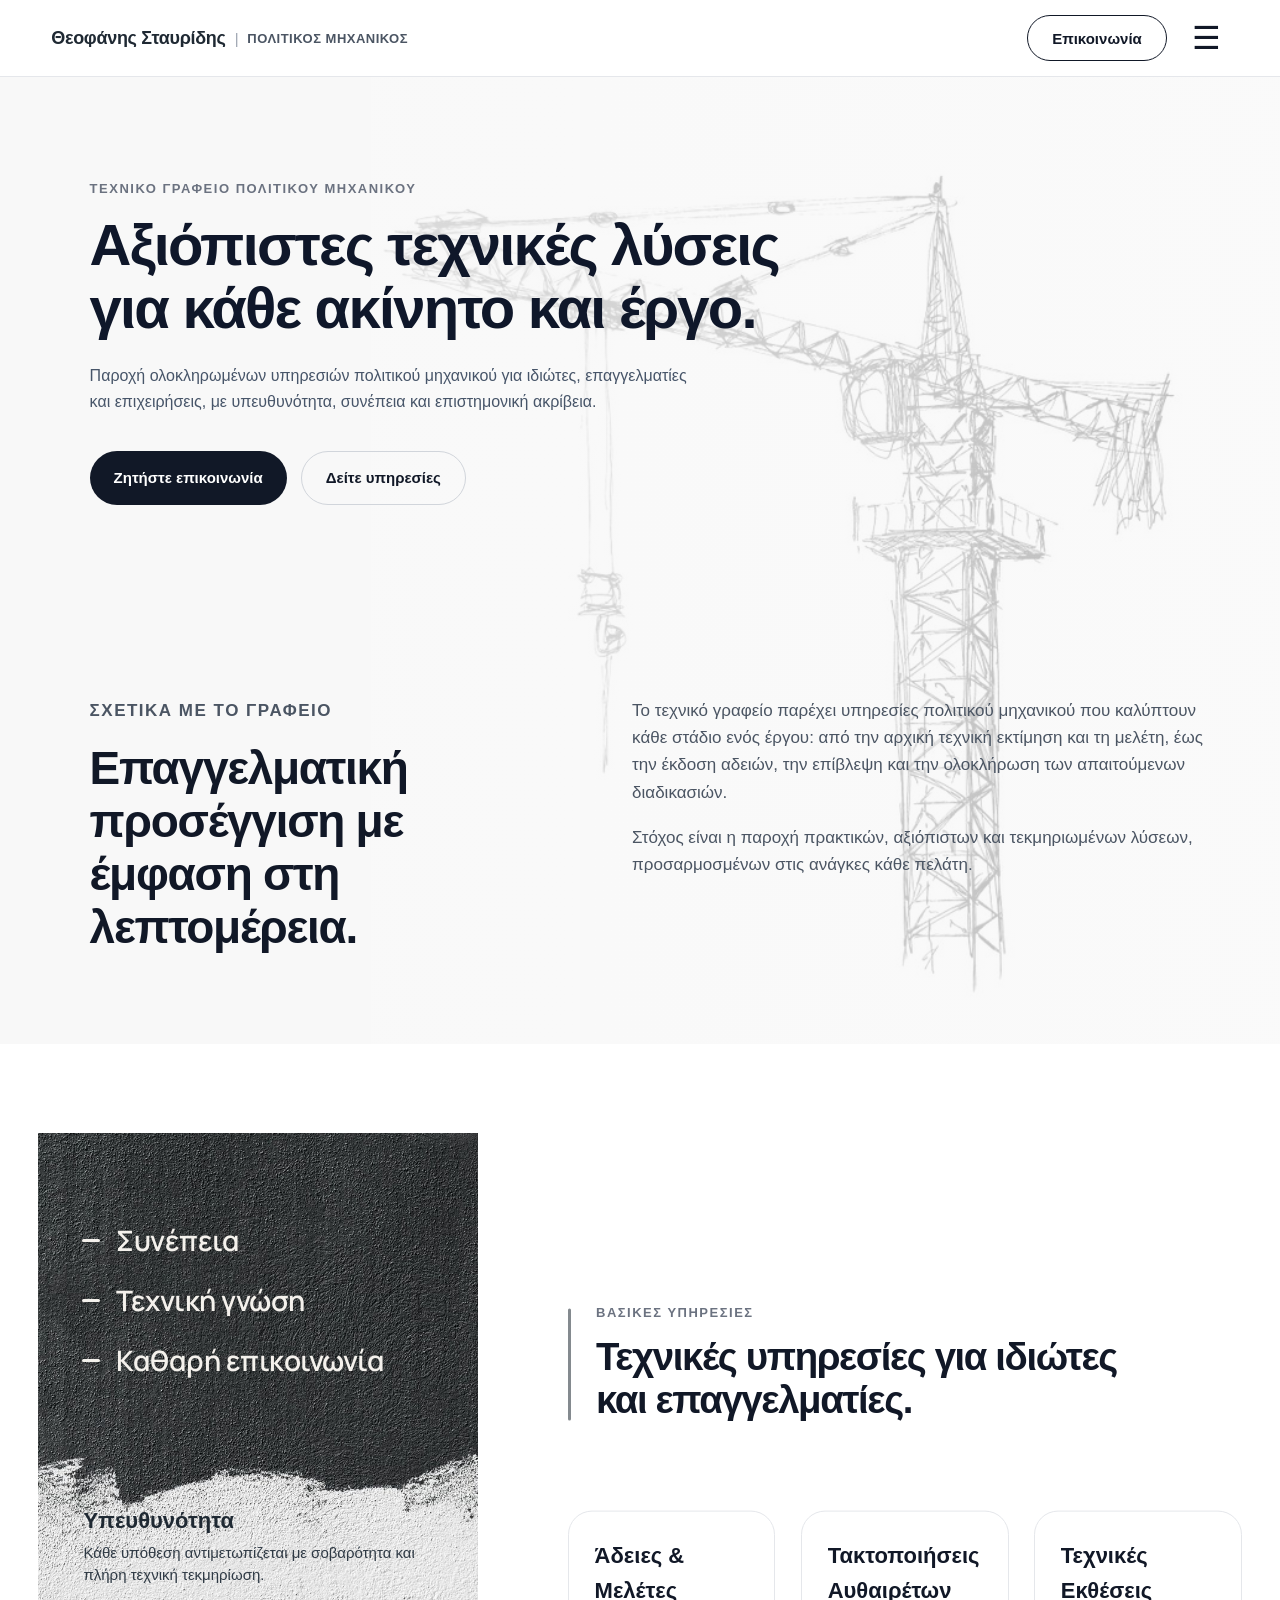
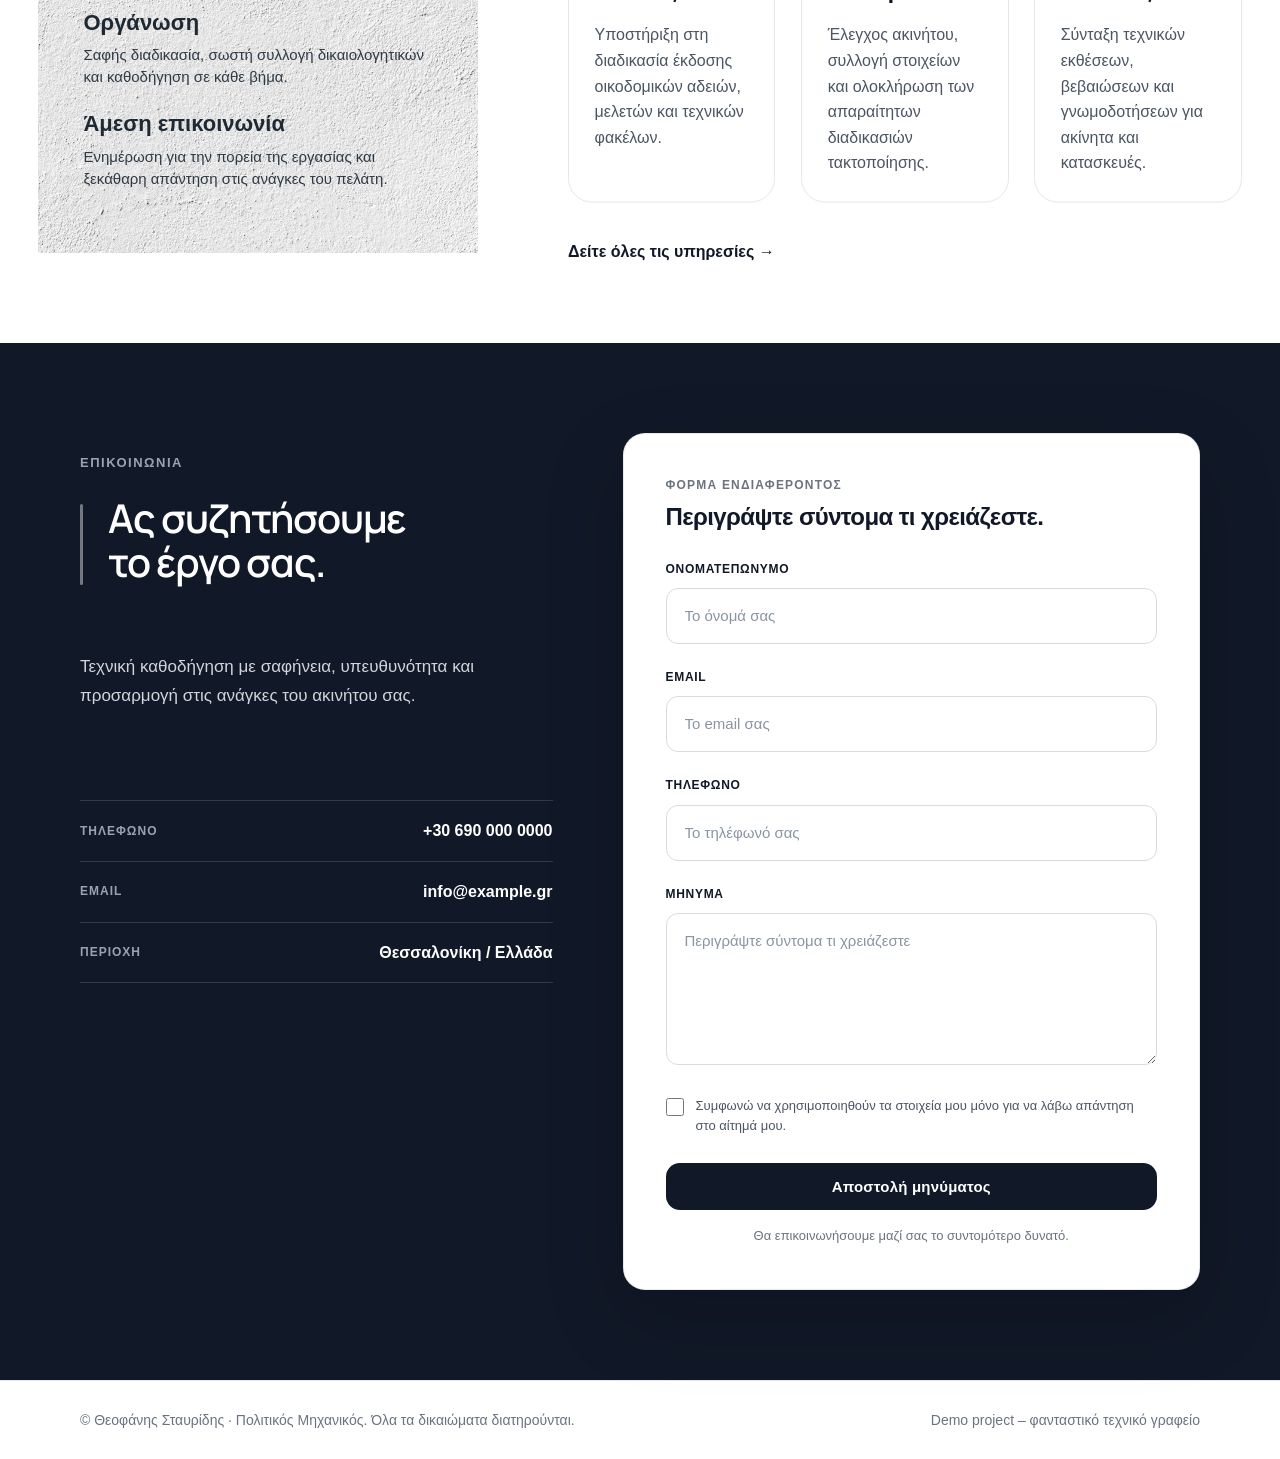
<file: civil-engineering/theofanis-stavridis/index.html>
<!DOCTYPE html>
<html lang="el">
<head>
  <meta charset="UTF-8" />
  <meta name="viewport" content="width=device-width, initial-scale=1.0" />

  <title>Θεοφάνης Σταυρίδης | Πολιτικός Μηχανικός Θεσσαλονίκη</title>

  <meta
    name="description"
    content="Πολιτικός μηχανικός στη Θεσσαλονίκη: άδειες, μελέτες, τακτοποίηση αυθαιρέτων, βεβαιώσεις μηχανικού και τεχνικές εκθέσεις για ιδιώτες και επαγγελματίες."
  />

  
  <!-- Εικονίδια -->
  <link rel="icon" href="images/icons/favicon-32.png" sizes="32x32" type="image/png" />
  <link rel="apple-touch-icon" href="images/icons/apple-touch-icon.png" />

  
  <!-- Προεπισκόπηση όταν μοιράζεται το link -->
  <meta property="og:type" content="website" />
  <meta property="og:locale" content="el_GR" />
  <meta property="og:site_name" content="Θεοφάνης Σταυρίδης · Πολιτικός Μηχανικός" />
  <meta property="og:title" content="Θεοφάνης Σταυρίδης | Πολιτικός Μηχανικός Θεσσαλονίκη" />
  <meta property="og:description" content="Άδειες, μελέτες, τακτοποίηση αυθαιρέτων, βεβαιώσεις μηχανικού και τεχνικές εκθέσεις." />
  <meta property="og:url" content="https://antoniosstamatopoulos.github.io/website-demos/civil-engineering/theofanis-stavridis/" />
  <meta property="og:image" content="https://antoniosstamatopoulos.github.io/website-demos/civil-engineering/theofanis-stavridis/images/og-image.jpg" />

  <link rel="stylesheet" href="style.css" />
  <link rel="preconnect" href="https://fonts.googleapis.com">
  <link rel="preconnect" href="https://fonts.gstatic.com" crossorigin>
  <link href="https://fonts.googleapis.com/css2?family=Manrope:wght@500;600;700;800&display=swap" rel="stylesheet">


</head>

<body>

<!-- Header -->
<header class="site-header">
  <div class="container header-content">

    <a href="index.html" class="logo brand-logo">
      <span class="logo-title">Θεοφάνης Σταυρίδης</span>
      <span class="brand-divider">|</span>
      <span class="brand-role">Πολιτικός Μηχανικός</span>
    </a>

    <nav class="main-nav">
      <a href="index.html">Αρχική</a>
      <a href="profil-erga.html">Προφίλ & Έργα</a>
      <a href="ypiresies-faq.html">Υπηρεσίες & FAQ</a>
      <a href="#contact" class="nav-button nav-contact-mobile">Επικοινωνία</a>
    </nav>

    <div class="header-actions">
      <a href="#contact" class="nav-button header-contact-button">
        Επικοινωνία
      </a>

      <button class="menu-toggle" aria-label="Άνοιγμα μενού">
        ☰
      </button>
    </div>

  </div>
</header>

  <!-- Hero Section -->
  <main>

    <div class="top-background">

        <section class="hero">
            <div class="container hero-content">
                <div class="hero-text">
                    <p class="eyebrow">ΤΕΧΝΙΚΟ ΓΡΑΦΕΙΟ ΠΟΛΙΤΙΚΟΥ ΜΗΧΑΝΙΚΟΥ</p>

                    <h1>
                    Αξιόπιστες τεχνικές λύσεις για κάθε ακίνητο και έργο.
                    </h1>

                    <p class="hero-description">
                    Παροχή ολοκληρωμένων υπηρεσιών πολιτικού μηχανικού για ιδιώτες,
                    επαγγελματίες και επιχειρήσεις, με υπευθυνότητα, συνέπεια και
                    επιστημονική ακρίβεια.
                    </p>

                    <div class="hero-actions">
                        <a href="#contact" class="btn btn-primary">
                            Ζητήστε επικοινωνία
                        </a>

                        <a href="ypiresies-faq.html" class="btn btn-secondary">
                            Δείτε υπηρεσίες
                        </a>
                    </div>
                </div>

                </div>
            </section>

            <section class="section intro-section">
                <div class="container two-column">
                <div>
                    <p class="section-label">ΣΧΕΤΙΚΑ ΜΕ ΤΟ ΓΡΑΦΕΙΟ</p>

                    <h2>
                    Επαγγελματική προσέγγιση με έμφαση στη λεπτομέρεια.
                    </h2>
                </div>

                <div>
                    <p>
                    Το τεχνικό γραφείο παρέχει υπηρεσίες πολιτικού μηχανικού που
                    καλύπτουν κάθε στάδιο ενός έργου: από την αρχική τεχνική εκτίμηση
                    και τη μελέτη, έως την έκδοση αδειών, την επίβλεψη και την
                    ολοκλήρωση των απαιτούμενων διαδικασιών.
                    </p>

                    <p>
                    Στόχος είναι η παροχή πρακτικών, αξιόπιστων και τεκμηριωμένων
                    λύσεων, προσαρμοσμένων στις ανάγκες κάθε πελάτη.
                    </p>
                </div>
                </div>
            </section>

            </div>


    <!-- Services & Why Section -->
    <section class="section services-why-section">
        <div class="container services-why-layout">

            <div class="services-image-block">
                <img src="images/template1.jpg" alt="Τεχνικό σχέδιο και κατασκευή" loading="lazy" decoding="async" />

                <div class="image-top-text">
                    <h3>  
                        <span>Συνέπεια</span> 
                        <span>Τεχνική γνώση</span>
                        <span>Καθαρή επικοινωνία</span>
                    </h3>
                </div>

                <div class="image-bottom-content">
                    <div class="image-feature-item">
                        <h4>Υπευθυνότητα</h4>
                        <p>Κάθε υπόθεση αντιμετωπίζεται με σοβαρότητα και πλήρη τεχνική τεκμηρίωση.</p>
                    </div>

                    <div class="image-feature-item">
                         <h4>Οργάνωση</h4>
                        <p>Σαφής διαδικασία, σωστή συλλογή δικαιολογητικών και καθοδήγηση σε κάθε βήμα.</p>
                    </div>

                    <div class="image-feature-item">
                        <h4>Άμεση επικοινωνία</h4>
                        <p>Ενημέρωση για την πορεία της εργασίας και ξεκάθαρη απάντηση στις ανάγκες του πελάτη.</p>
                    </div>
                </div>           
            </div>

            <div class="services-content">

            <div class="section-header services-title-block">
                <p class="section-label">Βασικές υπηρεσίες</p>

                <h2>
                    Τεχνικές υπηρεσίες για ιδιώτες<br />
                    και επαγγελματίες.
                </h2>
            </div>

            <div class="cards-grid">
                <article class="service-card">
                    
                    <h3>Άδειες & Μελέτες</h3>
                    <p>
                        Υποστήριξη στη διαδικασία έκδοσης οικοδομικών αδειών,
                        μελετών και τεχνικών φακέλων.
                    </p>
                </article>

                <article class="service-card">
                    
                    <h3>Τακτοποιήσεις Αυθαιρέτων</h3>
                    <p>
                        Έλεγχος ακινήτου, συλλογή στοιχείων και ολοκλήρωση των
                        απαραίτητων διαδικασιών τακτοποίησης.
                    </p>
                </article>

                <article class="service-card">
                    
                    <h3>Τεχνικές Εκθέσεις</h3>
                    <p>
                    Σύνταξη τεχνικών εκθέσεων, βεβαιώσεων και γνωμοδοτήσεων
                    για ακίνητα και κατασκευές.
                    </p>
                </article>
            </div>

            <div class="section-action">
                <a href="ypiresies-faq.html" class="text-link">
                    Δείτε όλες τις υπηρεσίες →
                </a>
            </div>
        </div>

    </div>
    </section>

    <!-- Contact Section -->
    <section class="section contact-section" id="contact">
      <div class="container contact-grid">

        <div class="contact-info contact-info-premium">
          <p class="section-label">Επικοινωνία</p>
            <div class="contact-title-block">
              <h2>
                Ας συζητήσουμε<br />
                το έργο σας.
              </h2>
            </div>


            <p class="contact-lead">
              Τεχνική καθοδήγηση με σαφήνεια, υπευθυνότητα και προσαρμογή
              στις ανάγκες του ακινήτου σας.
            </p>

      

          <div class="contact-details premium-details">
            <a href="tel:+306900000000" class="contact-detail-row">
              <span>Τηλέφωνο</span>
              <strong>+30 690 000 0000</strong>
            </a>

            <a href="mailto:info@example.gr" class="contact-detail-row">
              <span>Email</span>
              <strong>info@example.gr</strong>
            </a>

            <div class="contact-detail-row">
              <span>Περιοχή</span>
              <strong>Θεσσαλονίκη / Ελλάδα</strong>
            </div>
          </div>
        </div>

        <form class="contact-form" action="https://formspree.io/f/xppdzkql" method="POST">
          <!-- Θέμα του email που θα λαμβάνει ο μηχανικός -->
          <input type="hidden" name="_subject" value="Νέο μήνυμα από το website" />

          <!-- Παγίδα για spam bots: κρυφό πεδίο, οι άνθρωποι δεν το βλέπουν -->
          <input type="text" name="_gotcha" class="form-honeypot" tabindex="-1" autocomplete="off" />
          <div class="form-heading">
            <p>Φόρμα ενδιαφέροντος</p>
            <h3>Περιγράψτε σύντομα τι χρειάζεστε.</h3>
          </div>

          <div class="form-group">
            <label for="name">Ονοματεπώνυμο</label>
            <input type="text" id="name" name="name" placeholder="Το όνομά σας" required />
          </div>

          <div class="form-group">
            <label for="email">Email</label>
            <input type="email" id="email" name="email" placeholder="Το email σας" required />
          </div>

          <div class="form-group">
            <label for="phone">Τηλέφωνο</label>
            <input type="tel" id="phone" name="phone" placeholder="Το τηλέφωνό σας" />
          </div>

          <div class="form-group">
            <label for="message">Μήνυμα</label>
            <textarea id="message" name="message" rows="5" placeholder="Περιγράψτε σύντομα τι χρειάζεστε" required></textarea>
          </div>

          <div class="form-consent">
            <input type="checkbox" id="consent" name="consent" value="Ναι" required />
            <label for="consent">
              Συμφωνώ να χρησιμοποιηθούν τα στοιχεία μου μόνο για να λάβω απάντηση
              στο αίτημά μου.
            </label>
          </div>

          <button type="submit" class="btn btn-primary form-button">
            Αποστολή μηνύματος
          </button>

          <p class="form-note">
            Θα επικοινωνήσουμε μαζί σας το συντομότερο δυνατό.
          </p>
        </form>

      </div>
    </section>

  </main>

  <!-- Footer -->
  <footer class="site-footer">
    <div class="container footer-content">
      <p>
        © Θεοφάνης Σταυρίδης · Πολιτικός Μηχανικός. Όλα τα δικαιώματα διατηρούνται.
      </p>

      <p>
        Demo project – φανταστικό τεχνικό γραφείο
      </p>
      
    </div>
  </footer>

  <script src="script.js"></script>
</body>
</html>
</file>
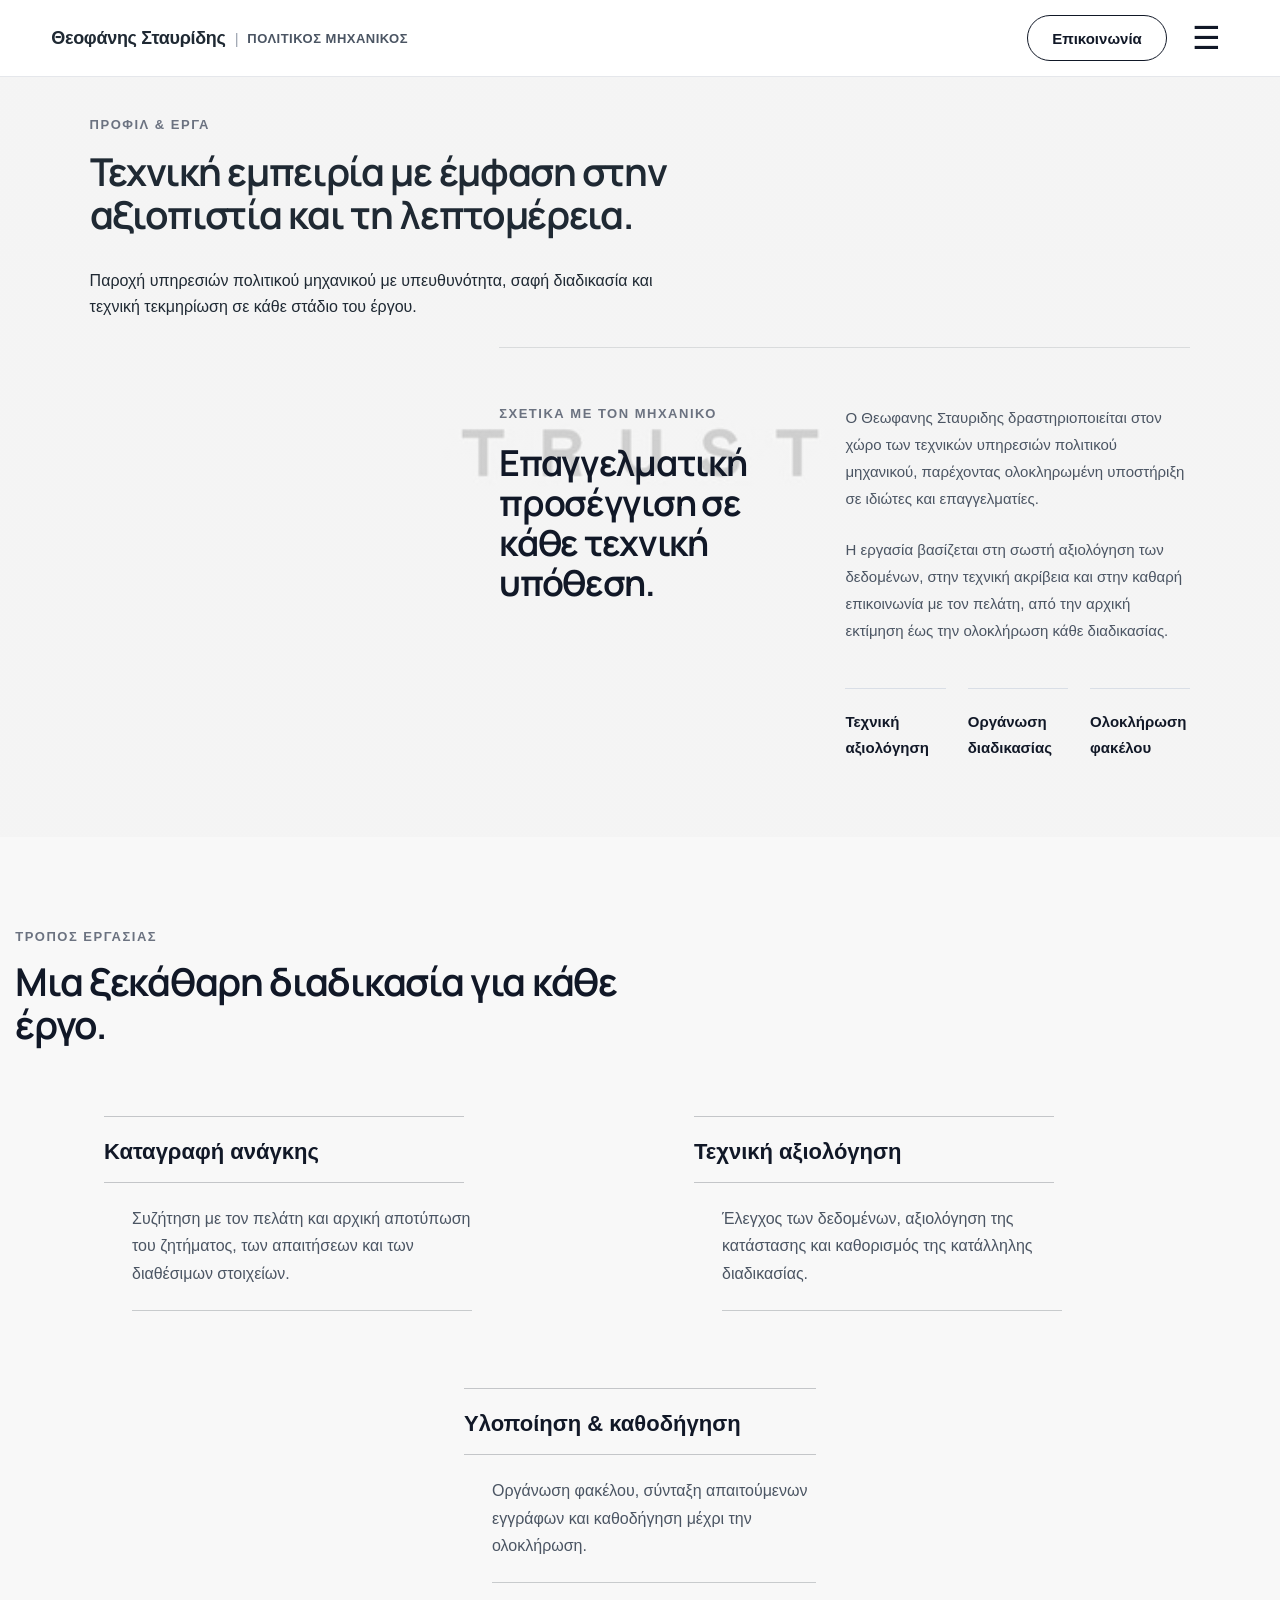
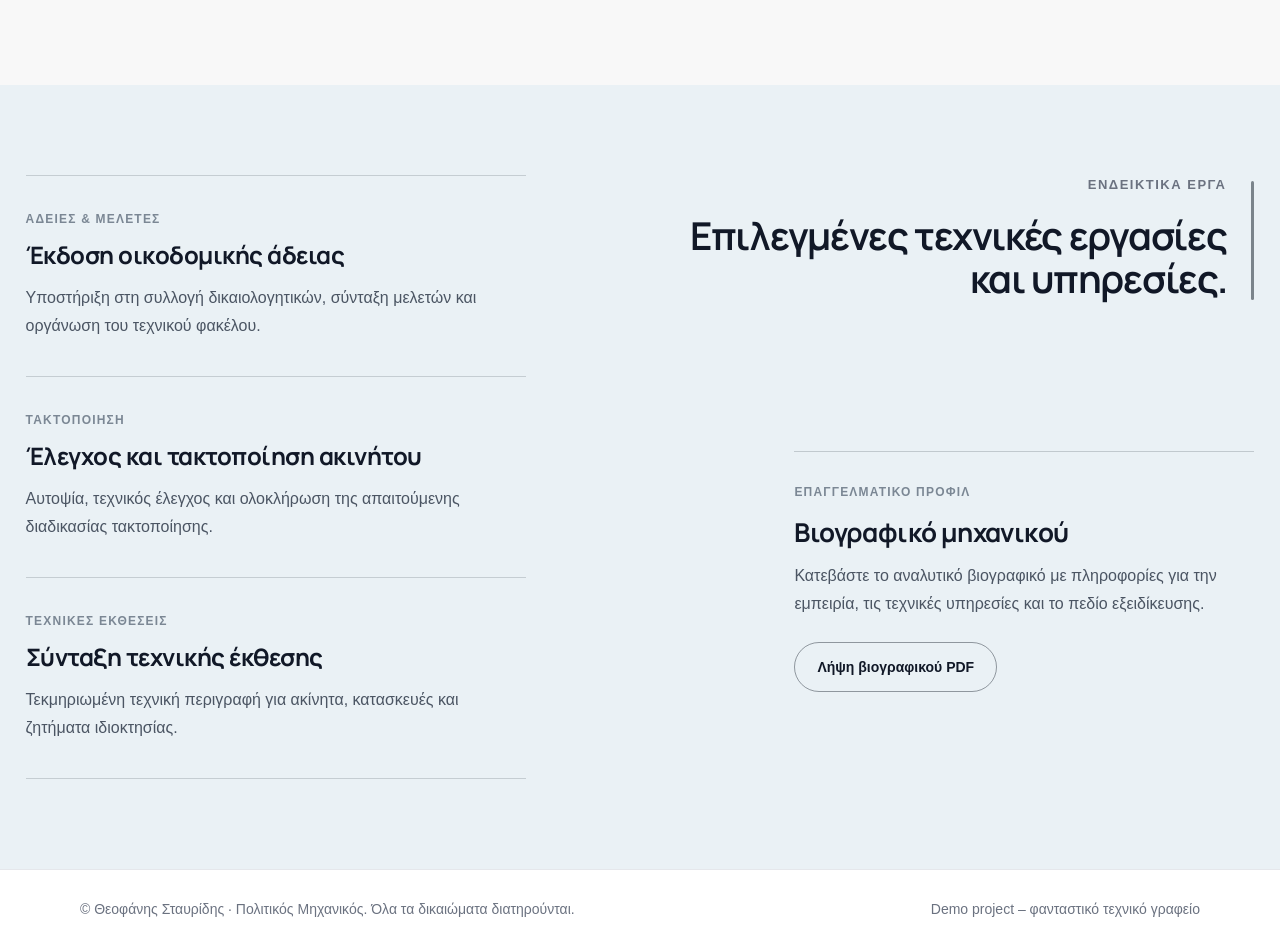
<file: civil-engineering/theofanis-stavridis/profil-erga.html>
<!DOCTYPE html>
<html lang="el">
<head>
  <meta charset="UTF-8" />
  <meta name="viewport" content="width=device-width, initial-scale=1.0" />

  <title>Προφίλ & Έργα | Θεοφάνης Σταυρίδης, Πολιτικός Μηχανικός</title>

  <meta
    name="description"
    content="Γνωρίστε τον πολιτικό μηχανικό Θεοφάνη Σταυρίδη: τρόπος εργασίας, ενδεικτικά έργα σε άδειες, τακτοποιήσεις και τεχνικές εκθέσεις, και βιογραφικό σε PDF."
  />

  
  <!-- Εικονίδια -->
  <link rel="icon" href="images/icons/favicon-32.png" sizes="32x32" type="image/png" />
  <link rel="apple-touch-icon" href="images/icons/apple-touch-icon.png" />

  
  <!-- Προεπισκόπηση όταν μοιράζεται το link -->
  <meta property="og:type" content="website" />
  <meta property="og:locale" content="el_GR" />
  <meta property="og:site_name" content="Θεοφάνης Σταυρίδης · Πολιτικός Μηχανικός" />
  <meta property="og:title" content="Προφίλ & Έργα | Θεοφάνης Σταυρίδης" />
  <meta property="og:description" content="Τρόπος εργασίας, ενδεικτικά έργα και βιογραφικό πολιτικού μηχανικού." />
  <meta property="og:url" content="https://antoniosstamatopoulos.github.io/website-demos/civil-engineering/theofanis-stavridis/profil-erga.html" />
  <meta property="og:image" content="https://antoniosstamatopoulos.github.io/website-demos/civil-engineering/theofanis-stavridis/images/og-image.jpg" />

  <link rel="stylesheet" href="style.css" />

  <link rel="preconnect" href="https://fonts.googleapis.com">
  <link rel="preconnect" href="https://fonts.gstatic.com" crossorigin>
  <link href="https://fonts.googleapis.com/css2?family=Manrope:wght@500;600;700;800&display=swap" rel="stylesheet">

</head>

<body>

  <!-- Header -->
<header class="site-header">
  <div class="container header-content">

    <a href="index.html" class="logo brand-logo">
      <span class="logo-title">Θεοφάνης Σταυρίδης</span>
      <span class="brand-divider">|</span>
      <span class="brand-role">Πολιτικός Μηχανικός</span>
    </a>

    <nav class="main-nav">
      <a href="index.html">Αρχική</a>
      <a href="profil-erga.html">Προφίλ & Έργα</a>
      <a href="ypiresies-faq.html">Υπηρεσίες & FAQ</a>
      <a href="index.html#contact" class="nav-button nav-contact-mobile">Επικοινωνία</a>
    </nav>

    <div class="header-actions">
    <a href="index.html#contact" class="nav-button header-contact-button">
      Επικοινωνία
    </a>

      <button class="menu-toggle" aria-label="Άνοιγμα μενού">
        ☰
      </button>
    </div>

  </div>
</header>

  <main>

    <!-- Profile Hero + Bio Section -->
    <section class="profile-hero-profile">
      <div class="profile-bg-image"></div>

      <div class="container profile-hero-inner">

        <div class="profile-hero-content">
          <p class="section-label">Προφίλ & Έργα</p>

          <h1>
            Τεχνική εμπειρία με έμφαση
            στην αξιοπιστία και τη λεπτομέρεια.
          </h1>

          <p>
            Παροχή υπηρεσιών πολιτικού μηχανικού με υπευθυνότητα,
            σαφή διαδικασία και τεχνική τεκμηρίωση σε κάθε στάδιο του έργου.
          </p>
      </div>

      <div class="profile-grid profile-grid-combined">
        

        <div class="profile-heading">
          <p class="section-label">Σχετικά με τον μηχανικό</p>

          <h2>
            Επαγγελματική προσέγγιση
            σε κάθε τεχνική υπόθεση.
          </h2>
        </div>

        <div class="profile-text">
          <p>
            Ο Θεωφανης Σταυριδης δραστηριοποιείται στον χώρο των τεχνικών
            υπηρεσιών πολιτικού μηχανικού, παρέχοντας ολοκληρωμένη υποστήριξη
            σε ιδιώτες και επαγγελματίες.
          </p>

          <p>
            Η εργασία βασίζεται στη σωστή αξιολόγηση των δεδομένων, στην
            τεχνική ακρίβεια και στην καθαρή επικοινωνία με τον πελάτη, από
            την αρχική εκτίμηση έως την ολοκλήρωση κάθε διαδικασίας.
          </p>

          <div class="profile-stats">
            <div>
              <span>Τεχνική αξιολόγηση</span>
            </div>

            <div>
              <span>Οργάνωση διαδικασίας</span>
            </div>

            <div>
              <span>Ολοκλήρωση φακέλου</span>
            </div>
          </div>
        </div>

       </div>

      </div>
    </section>

    <!-- Work Method -->
    <section class="section work-method-section">
      <div class="container">

        <div class="section-header services-title-block">
          <p class="section-label">Τρόπος εργασίας</p>

          <h2>
            Μια ξεκάθαρη διαδικασία
            για κάθε έργο.
          </h2>
        </div>

        <div class="method-grid">

          <article class="method-card">
            <span>01</span>
            <h3>Καταγραφή ανάγκης</h3>
            <p>
              Συζήτηση με τον πελάτη και αρχική αποτύπωση του ζητήματος,
              των απαιτήσεων και των διαθέσιμων στοιχείων.
            </p>
          </article>

          <article class="method-card">
            <span>02</span>
            <h3>Τεχνική αξιολόγηση</h3>
            <p>
              Έλεγχος των δεδομένων, αξιολόγηση της κατάστασης και
              καθορισμός της κατάλληλης διαδικασίας.
            </p>
          </article>

          <article class="method-card">
            <span>03</span>
            <h3>Υλοποίηση & καθοδήγηση</h3>
            <p>
              Οργάνωση φακέλου, σύνταξη απαιτούμενων εγγράφων και
              καθοδήγηση μέχρι την ολοκλήρωση.
            </p>
          </article>

        </div>

      </div>
    </section>

    <!-- Projects -->
    <section class="section projects-section">
      <div class="container">

        <div class="projects-heading">
          <p class="section-label">Ενδεικτικά έργα</p>

          <h2>
            Επιλεγμένες τεχνικές εργασίες
            και υπηρεσίες.
          </h2>
        </div>

        <div class="cv-download-card">
          <p class="cv-label">Επαγγελματικό προφίλ</p>

          <h3>Βιογραφικό μηχανικού</h3>

          <p>
            Κατεβάστε το αναλυτικό βιογραφικό με πληροφορίες για την εμπειρία,
            τις τεχνικές υπηρεσίες και το πεδίο εξειδίκευσης.
          </p>

          <a href="files/theofanis-stavridis-cv.pdf" download class="cv-download-link">
            Λήψη βιογραφικού PDF
          </a>
        </div>


        <div class="projects-grid">

          <article class="project-card">
            <div class="project-image">
              <img src="images/project1.jpg" alt="Τεχνικό έργο" loading="lazy" decoding="async" />
            </div>

            <div class="project-content">
              <span>Άδειες & Μελέτες</span>
              <h3>Έκδοση οικοδομικής άδειας</h3>
              <p>
                Υποστήριξη στη συλλογή δικαιολογητικών, σύνταξη μελετών
                και οργάνωση του τεχνικού φακέλου.
              </p>
            </div>
          </article>

          <article class="project-card">
            <div class="project-image">
              <img src="images/project2.jpg" alt="Τεχνική αυτοψία" loading="lazy" decoding="async" />
            </div>

            <div class="project-content">
              <span>Τακτοποίηση</span>
              <h3>Έλεγχος και τακτοποίηση ακινήτου</h3>
              <p>
                Αυτοψία, τεχνικός έλεγχος και ολοκλήρωση της απαιτούμενης
                διαδικασίας τακτοποίησης.
              </p>
            </div>
          </article>

          <article class="project-card">
            <div class="project-image">
              <img src="images/project3.jpg" alt="Τεχνική έκθεση" loading="lazy" decoding="async" />
            </div>

            <div class="project-content">
              <span>Τεχνικές εκθέσεις</span>
              <h3>Σύνταξη τεχνικής έκθεσης</h3>
              <p>
                Τεκμηριωμένη τεχνική περιγραφή για ακίνητα, κατασκευές
                και ζητήματα ιδιοκτησίας.
              </p>
            </div>
          </article>

        </div>

      </div>
    </section>

  </main>

  <!-- Footer -->
  <footer class="site-footer">
    <div class="container footer-content">
      <p>
        © Θεοφάνης Σταυρίδης · Πολιτικός Μηχανικός. Όλα τα δικαιώματα διατηρούνται.
      </p>

      <p>
        Demo project – φανταστικό τεχνικό γραφείο
      </p>
    </div>
  </footer>

  <script src="script.js"></script>
</body>
</html>
</file>
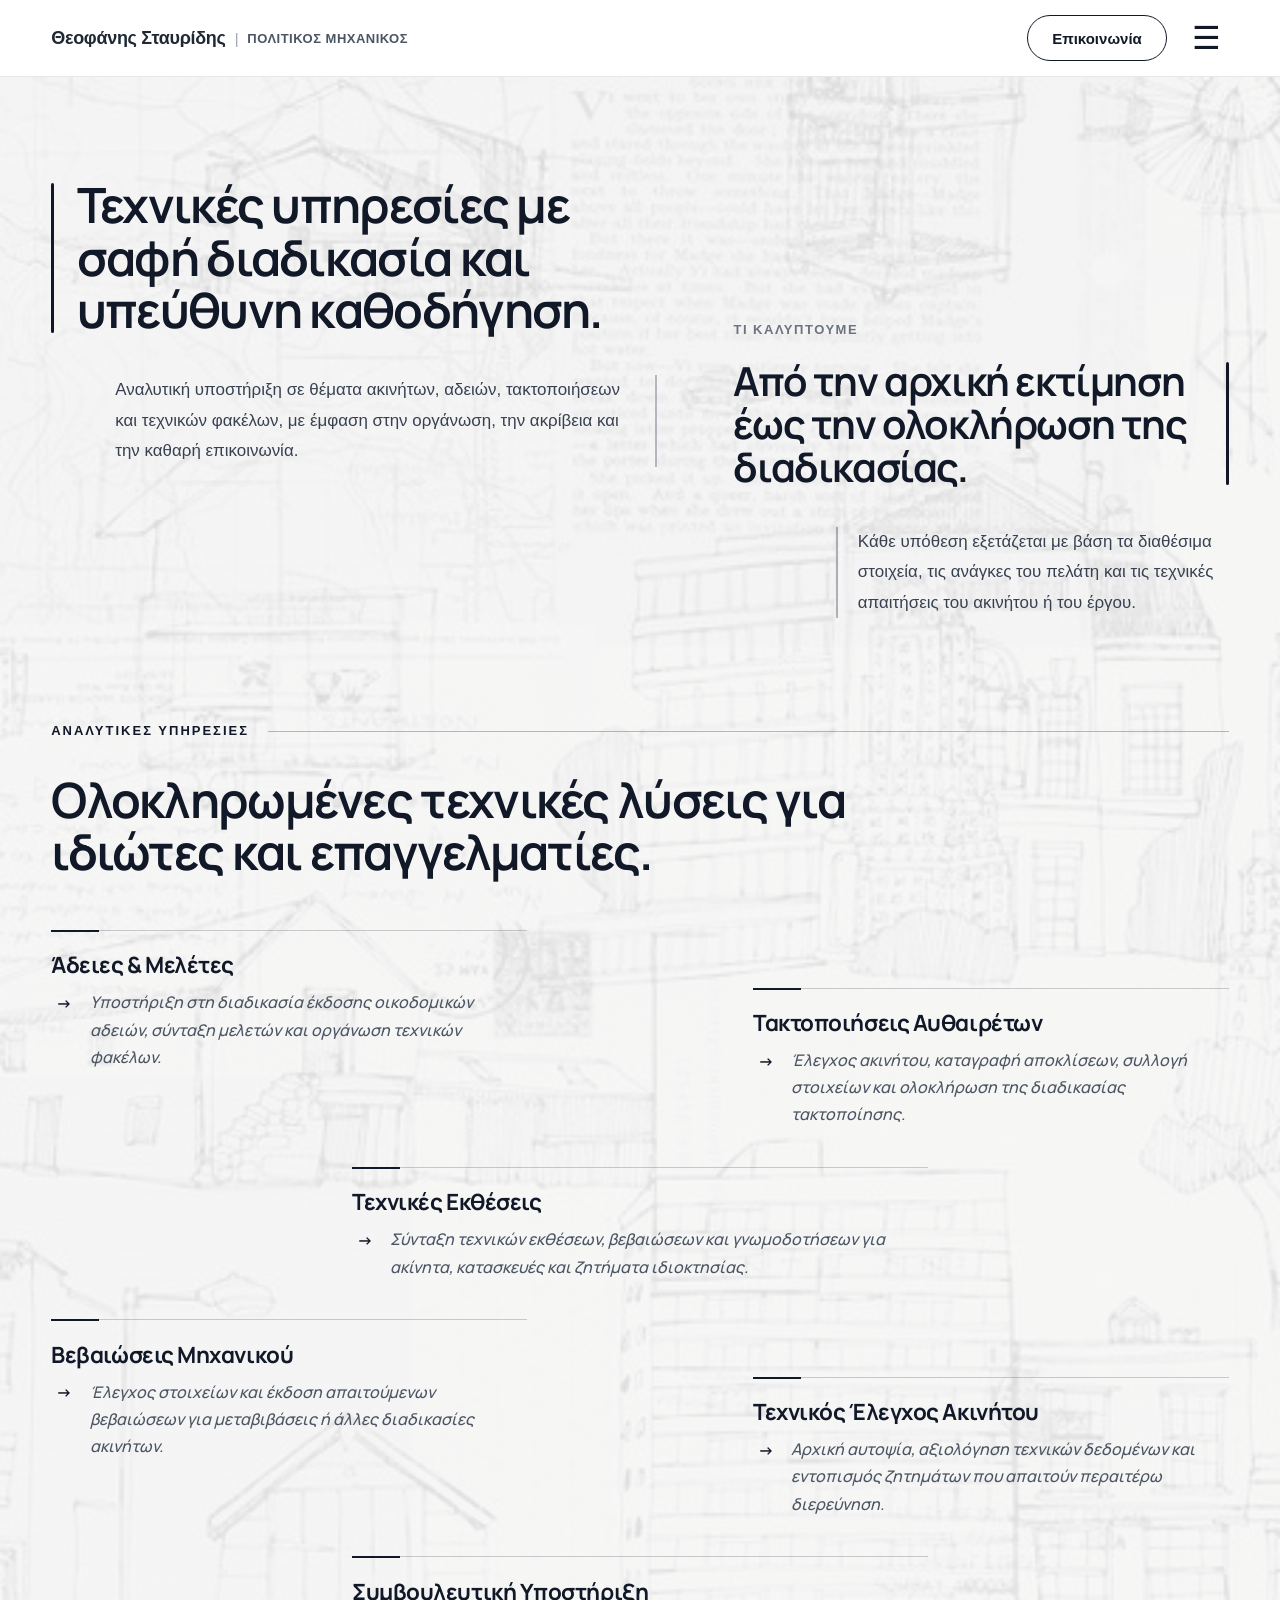
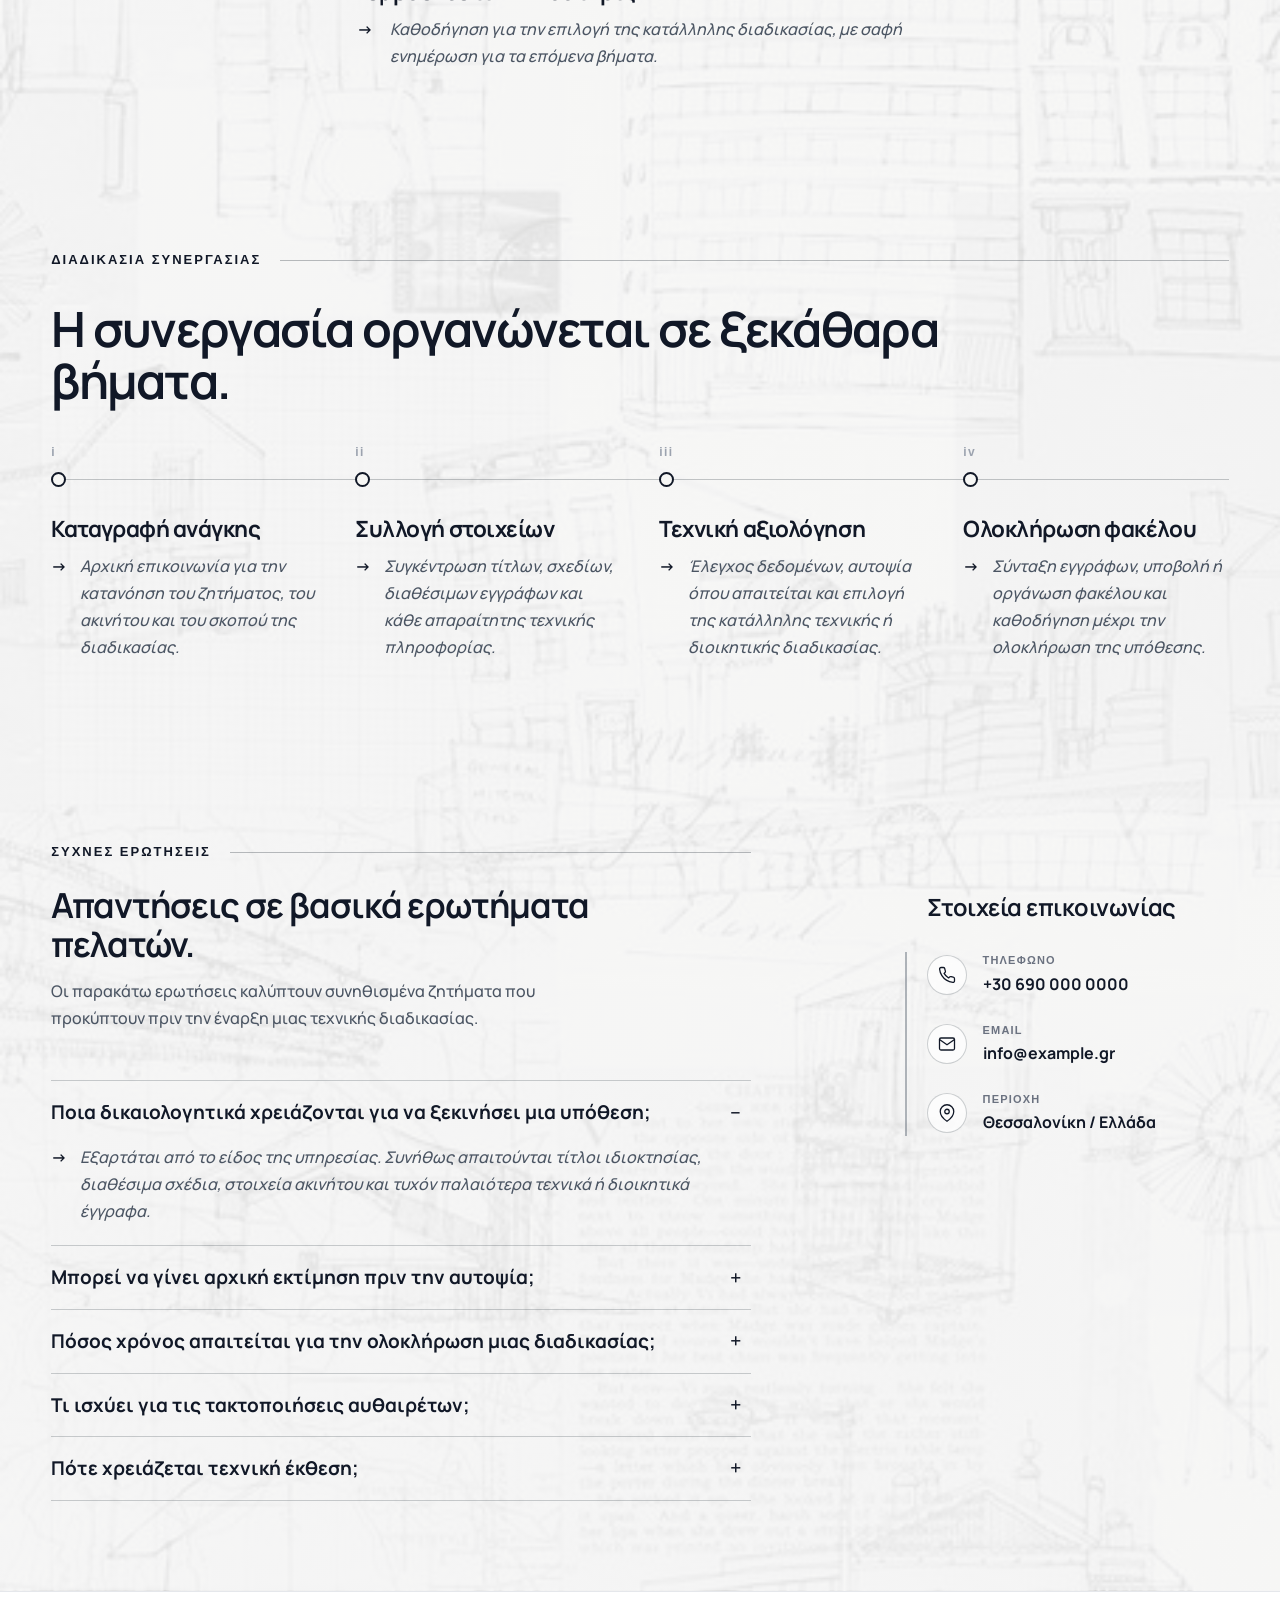
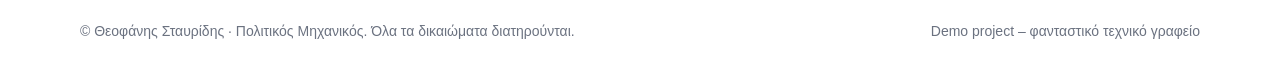
<file: civil-engineering/theofanis-stavridis/ypiresies-faq.html>
<!DOCTYPE html>
<html lang="el">
<head>
  <meta charset="UTF-8" />
  <meta name="viewport" content="width=device-width, initial-scale=1.0" />

  <title>Υπηρεσίες & FAQ | Πολιτικός Μηχανικός Θεσσαλονίκη</title>

  <meta
    name="description"
    content="Άδειες, μελέτες, τακτοποίηση αυθαιρέτων, βεβαιώσεις μηχανικού και τεχνικές εκθέσεις στη Θεσσαλονίκη. Δείτε τη διαδικασία συνεργασίας και τις συχνές ερωτήσεις."
  />

  
  <!-- Εικονίδια -->
  <link rel="icon" href="images/icons/favicon-32.png" sizes="32x32" type="image/png" />
  <link rel="apple-touch-icon" href="images/icons/apple-touch-icon.png" />


  
  <!-- Προεπισκόπηση όταν μοιράζεται το link -->
  <meta property="og:type" content="website" />
  <meta property="og:locale" content="el_GR" />
  <meta property="og:site_name" content="Θεοφάνης Σταυρίδης · Πολιτικός Μηχανικός" />
  <meta property="og:title" content="Υπηρεσίες & Συχνές Ερωτήσεις | Πολιτικός Μηχανικός" />
  <meta property="og:description" content="Αναλυτικές υπηρεσίες, διαδικασία συνεργασίας σε 4 βήματα και απαντήσεις σε συχνές ερωτήσεις." />
  <meta property="og:url" content="https://antoniosstamatopoulos.github.io/website-demos/civil-engineering/theofanis-stavridis/ypiresies-faq.html" />
  <meta property="og:image" content="https://antoniosstamatopoulos.github.io/website-demos/civil-engineering/theofanis-stavridis/images/og-image.jpg" />

  <link rel="stylesheet" href="style.css" />

  <link rel="preconnect" href="https://fonts.googleapis.com">
  <link rel="preconnect" href="https://fonts.gstatic.com" crossorigin>
  <link href="https://fonts.googleapis.com/css2?family=Manrope:wght@500;600;700;800&display=swap" rel="stylesheet">
</head>

<body>

  <!-- Header -->
  <header class="site-header">
    <div class="container header-content">

      <a href="index.html" class="logo brand-logo">
        <span class="logo-title">Θεοφάνης Σταυρίδης</span>
        <span class="brand-divider">|</span>
        <span class="brand-role">Πολιτικός Μηχανικός</span>
      </a>

      <nav class="main-nav">
        <a href="index.html">Αρχική</a>
        <a href="profil-erga.html">Προφίλ & Έργα</a>
        <a href="ypiresies-faq.html">Υπηρεσίες & FAQ</a>
        <a href="index.html#contact" class="nav-button nav-contact-mobile">Επικοινωνία</a>
      </nav>

      <div class="header-actions">
        <a href="index.html#contact" class="nav-button header-contact-button">
          Επικοινωνία
        </a>

        <button class="menu-toggle" aria-label="Άνοιγμα μενού">
          ☰
        </button>
      </div>

    </div>
  </header>

<main>

  <div class="page3-bg-wrapper">
    <div class="page3-bg-image"></div>

    <!-- Page 3 Hero -->
    <section class="services-faq-hero">
      <div class="container services-faq-hero-inner">

        <div class="services-faq-hero-content">
          <p class="section-label">Υπηρεσίες & FAQ</p>

          <h1>
            Τεχνικές υπηρεσίες με σαφή διαδικασία
            και υπεύθυνη καθοδήγηση.
          </h1>

          <p>
            Αναλυτική υποστήριξη σε θέματα ακινήτων, αδειών, τακτοποιήσεων
            και τεχνικών φακέλων, με έμφαση στην οργάνωση, την ακρίβεια
            και την καθαρή επικοινωνία.
          </p>
        </div>

        <div class="services-faq-hero-note">
          <p class="section-label">Τι καλύπτουμε</p>

          <h2>
            Από την αρχική εκτίμηση έως την ολοκλήρωση της διαδικασίας.
          </h2>

          <p>
            Κάθε υπόθεση εξετάζεται με βάση τα διαθέσιμα στοιχεία, τις ανάγκες
            του πελάτη και τις τεχνικές απαιτήσεις του ακινήτου ή του έργου.
          </p>
        </div>

      </div>
    </section>

    <!-- Detailed Services -->
    <section class="section detailed-services-section">
      <div class="container">

        <div class="section-header services-title-block">
          <p class="section-label">Αναλυτικές υπηρεσίες</p>

          <h2>
            Ολοκληρωμένες τεχνικές λύσεις
            για ιδιώτες και επαγγελματίες.
          </h2>
        </div>

        <div class="detailed-services-grid">

          <article class="detailed-service-item">
            <span>01</span>
            <h3>Άδειες & Μελέτες</h3>
            <p>
              Υποστήριξη στη διαδικασία έκδοσης οικοδομικών αδειών,
              σύνταξη μελετών και οργάνωση τεχνικών φακέλων.
            </p>
          </article>

          <article class="detailed-service-item">
            <span>02</span>
            <h3>Τακτοποιήσεις Αυθαιρέτων</h3>
            <p>
              Έλεγχος ακινήτου, καταγραφή αποκλίσεων, συλλογή στοιχείων
              και ολοκλήρωση της διαδικασίας τακτοποίησης.
            </p>
          </article>

          <article class="detailed-service-item">
            <span>03</span>
            <h3>Τεχνικές Εκθέσεις</h3>
            <p>
              Σύνταξη τεχνικών εκθέσεων, βεβαιώσεων και γνωμοδοτήσεων
              για ακίνητα, κατασκευές και ζητήματα ιδιοκτησίας.
            </p>
          </article>

          <article class="detailed-service-item">
            <span>04</span>
            <h3>Βεβαιώσεις Μηχανικού</h3>
            <p>
              Έλεγχος στοιχείων και έκδοση απαιτούμενων βεβαιώσεων
              για μεταβιβάσεις ή άλλες διαδικασίες ακινήτων.
            </p>
          </article>

          <article class="detailed-service-item">
            <span>05</span>
            <h3>Τεχνικός Έλεγχος Ακινήτου</h3>
            <p>
              Αρχική αυτοψία, αξιολόγηση τεχνικών δεδομένων και εντοπισμός
              ζητημάτων που απαιτούν περαιτέρω διερεύνηση.
            </p>
          </article>

          <article class="detailed-service-item">
            <span>06</span>
            <h3>Συμβουλευτική Υποστήριξη</h3>
            <p>
              Καθοδήγηση για την επιλογή της κατάλληλης διαδικασίας,
              με σαφή ενημέρωση για τα επόμενα βήματα.
            </p>
          </article>

        </div>

      </div>
    </section>

    <!-- Cooperation Process -->
    <section class="section faq-process-section">
      <div class="container">

        <div class="section-header services-title-block">
          <p class="section-label">Διαδικασία συνεργασίας</p>

          <h2>
            Η συνεργασία οργανώνεται
            σε ξεκάθαρα βήματα.
          </h2>
        </div>

        <div class="faq-process-grid">

          <article class="faq-process-step">
            <span>i</span>
            <h3>Καταγραφή ανάγκης</h3>
            <p>
              Αρχική επικοινωνία για την κατανόηση του ζητήματος,
              του ακινήτου και του σκοπού της διαδικασίας.
            </p>
          </article>

          <article class="faq-process-step">
            <span>ii</span>
            <h3>Συλλογή στοιχείων</h3>
            <p>
              Συγκέντρωση τίτλων, σχεδίων, διαθέσιμων εγγράφων
              και κάθε απαραίτητης τεχνικής πληροφορίας.
            </p>
          </article>

          <article class="faq-process-step">
            <span>iii</span>
            <h3>Τεχνική αξιολόγηση</h3>
            <p>
              Έλεγχος δεδομένων, αυτοψία όπου απαιτείται και επιλογή
              της κατάλληλης τεχνικής ή διοικητικής διαδικασίας.
            </p>
          </article>

          <article class="faq-process-step">
            <span>iv</span>
            <h3>Ολοκλήρωση φακέλου</h3>
            <p>
              Σύνταξη εγγράφων, υποβολή ή οργάνωση φακέλου και καθοδήγηση
              μέχρι την ολοκλήρωση της υπόθεσης.
            </p>
          </article>

        </div>

      </div>
    </section>

    <!-- FAQ -->
    <section class="section faq-section">
      <div class="container faq-layout">

        <div class="faq-heading">
          <p class="section-label">Συχνές ερωτήσεις</p>

          <h2>
            Απαντήσεις σε βασικά
            ερωτήματα πελατών.
          </h2>

          <p>
            Οι παρακάτω ερωτήσεις καλύπτουν συνηθισμένα ζητήματα που προκύπτουν
            πριν την έναρξη μιας τεχνικής διαδικασίας.
          </p>
        </div>

        <div class="faq-list">

          <details class="faq-item" open>
            <summary>Ποια δικαιολογητικά χρειάζονται για να ξεκινήσει μια υπόθεση;</summary>
            <p>
              Εξαρτάται από το είδος της υπηρεσίας. Συνήθως απαιτούνται τίτλοι
              ιδιοκτησίας, διαθέσιμα σχέδια, στοιχεία ακινήτου και τυχόν παλαιότερα
              τεχνικά ή διοικητικά έγγραφα.
            </p>
          </details>

          <details class="faq-item">
            <summary>Μπορεί να γίνει αρχική εκτίμηση πριν την αυτοψία;</summary>
            <p>
              Ναι, μπορεί να γίνει μια πρώτη εκτίμηση με βάση τα στοιχεία που
              υπάρχουν διαθέσιμα. Η τελική αξιολόγηση όμως συχνά απαιτεί πλήρη
              έλεγχο εγγράφων ή αυτοψία.
            </p>
          </details>

          <details class="faq-item">
            <summary>Πόσος χρόνος απαιτείται για την ολοκλήρωση μιας διαδικασίας;</summary>
            <p>
              Ο χρόνος εξαρτάται από το είδος της υπηρεσίας, την πληρότητα των
              στοιχείων και τις απαιτήσεις της κάθε υπόθεσης. Μετά τον αρχικό έλεγχο
              μπορεί να δοθεί πιο σαφές χρονοδιάγραμμα.
            </p>
          </details>

          <details class="faq-item">
            <summary>Τι ισχύει για τις τακτοποιήσεις αυθαιρέτων;</summary>
            <p>
              Απαιτείται τεχνικός έλεγχος του ακινήτου, σύγκριση με τα διαθέσιμα
              σχέδια και αξιολόγηση των αποκλίσεων, ώστε να επιλεγεί η κατάλληλη
              διαδικασία τακτοποίησης.
            </p>
          </details>

          <details class="faq-item">
            <summary>Πότε χρειάζεται τεχνική έκθεση;</summary>
            <p>
              Τεχνική έκθεση μπορεί να χρειαστεί για περιγραφή υφιστάμενης κατάστασης,
              τεκμηρίωση ζητημάτων, βεβαιώσεις, διαδικασίες ιδιοκτησίας ή υποστήριξη
              τεχνικού φακέλου.
            </p>
          </details>

        </div>

        <!-- FAQ: στοιχεία επικοινωνίας κάτω δεξιά -->
        <aside class="faq-contact-card">
          <h3>Στοιχεία επικοινωνίας</h3>

          <div class="faq-contact-details">

            <a href="tel:+306900000000" class="faq-contact-row">
              <span class="faq-contact-icon" aria-hidden="true">
                <svg viewBox="0 0 24 24"><path d="M22 16.92v3a2 2 0 0 1-2.18 2 19.79 19.79 0 0 1-8.63-3.07 19.5 19.5 0 0 1-6-6 19.79 19.79 0 0 1-3.07-8.67A2 2 0 0 1 4.11 2h3a2 2 0 0 1 2 1.72c.13.96.36 1.9.7 2.81a2 2 0 0 1-.45 2.11L8.09 9.91a16 16 0 0 0 6 6l1.27-1.27a2 2 0 0 1 2.11-.45c.91.34 1.85.57 2.81.7A2 2 0 0 1 22 16.92z"/></svg>
              </span>
              <span class="faq-contact-text">
                <span>Τηλέφωνο</span>
                <strong>+30 690 000 0000</strong>
              </span>
            </a>

            <a href="mailto:info@example.gr" class="faq-contact-row">
              <span class="faq-contact-icon" aria-hidden="true">
                <svg viewBox="0 0 24 24"><rect x="2" y="4" width="20" height="16" rx="2"/><path d="M22 6l-10 7L2 6"/></svg>
              </span>
              <span class="faq-contact-text">
                <span>Email</span>
                <strong>info@example.gr</strong>
              </span>
            </a>

            <div class="faq-contact-row">
              <span class="faq-contact-icon" aria-hidden="true">
                <svg viewBox="0 0 24 24"><path d="M21 10c0 7-9 13-9 13s-9-6-9-13a9 9 0 0 1 18 0z"/><circle cx="12" cy="10" r="3"/></svg>
              </span>
              <span class="faq-contact-text">
                <span>Περιοχή</span>
                <strong>Θεσσαλονίκη / Ελλάδα</strong>
              </span>
            </div>

          </div>
        </aside>
       
      </div>
    </section>

  </div>

</main>

  <!-- Footer -->
  <footer class="site-footer">
    <div class="container footer-content">
      <p>
        © Θεοφάνης Σταυρίδης · Πολιτικός Μηχανικός. Όλα τα δικαιώματα διατηρούνται.
      </p>

      <p>
        Demo project – φανταστικό τεχνικό γραφείο
      </p>
    </div>
  </footer>

  <script src="script.js"></script>
</body>
</html>
</file>
<file: civil-engineering/theofanis-stavridis/style.css>
/*=====================================================
   ΒΑΣΗ
   Reset, γραμματοσειρές, container, κοινά στοιχεία (ετικέτες, τίτλοι, κουμπιά)
   ===================================================== */

* {
  margin: 0;
  padding: 0;
  box-sizing: border-box;
}

html {
  scroll-behavior: smooth;
}

body {
  font-family: Arial, Helvetica, sans-serif;
  color: #1f2933;
  background-color: #ffffff;
  line-height: 1.6;
}

a {
  color: inherit;
  text-decoration: none;
}

.container {
  width: min(1120px, 92%);
  margin: 0 auto;
}

.eyebrow,
.section-label {
  font-size: 13px;
  font-weight: 700;
  color: #6b7280;
  text-transform: uppercase;
  letter-spacing: 1.5px;
  margin-bottom: 14px;
}

.btn {
  display: inline-flex;
  align-items: center;
  justify-content: center;
  padding: 14px 24px;
  border-radius: 999px;
  font-weight: 700;
  font-size: 15px;
  transition: all 0.2s ease;
  cursor: pointer;
  border: none;
}

.btn-primary {
  background-color: #111827;
  color: #ffffff;
}

.btn-primary:hover {
  background-color: #374151;
}

.btn-secondary {
  background-color: transparent;
  color: #111827;
  border: 1px solid #d1d5db;
}

.btn-secondary:hover {
  border-color: #111827;
}

.section {
  padding: 90px 0;
}

.two-column {
  display: grid;
  grid-template-columns: 0.9fr 1.1fr;
  gap: 70px;
}

.section h2 {
  font-size: clamp(30px, 4vw, 46px);
  line-height: 1.15;
  letter-spacing: -1.3px;
  color: #111827;
}

.two-column p {
  margin-bottom: 18px;
  color: #4b5563;
  font-size: 17px;
}

.section-header {
  max-width: 700px;
  margin-bottom: 46px;
}

@media (max-width: 560px) {
  .section {
    padding: 68px 0;
  }

  .btn {
    width: 100%;
  }
}

.services-title-block .section-label {
  margin-bottom: 12px;
}

.services-title-block {
  position: relative;
  padding-left: 28px;
  margin-bottom: clamp(60px, 5vw, 90px);
}

.services-title-block::before {
  content: "";
  position: absolute;
  left: 0;
  top: 6px;
  width: 3px;
  height: calc(100% - 6px);
  background-color: rgba(31, 41, 51, 0.55);
  border-radius: 999px;
}

.services-title-block h2 {
  font-size: clamp(34px, 3vw, 46px);
  line-height: 1.12;
  letter-spacing: -1.4px;
  max-width: 760px;
}

@media (max-width: 1200px) {
  .services-title-block h2 {
    font-size: clamp(30px, 3.4vw, 40px);
  }
}

@media (max-width: 650px) {
  .services-title-block {
    padding-left: 20px;
  }

  .services-title-block h2 {
    font-size: 30px;
  }
}

@media (max-width: 480px) {
  .services-title-block h2 {
    font-size: 28px;
  }
}

@media (min-width: 1600px) {
  .container {
    width: min(1500px, 88vw);
  }

  .two-column {
    grid-template-columns: 0.85fr 1.15fr;
    gap: 120px;
  }

  .section h2 {
    font-size: clamp(46px, 3vw, 68px);
  }

  .two-column p {
    font-size: 20px;
  }
}


/*=====================================================
   HEADER
   Λογότυπο, μενού, κουμπί επικοινωνίας, μενού κινητού
   ===================================================== */

.brand-logo span {
  display: inline;
}

.brand-divider {
  font-size: 15px;
  font-weight: 400;
  color: #9ca3af;
  margin: 0 3px;
}

.brand-role {
  font-size: 13px;
  font-weight: 600;
  color: #4b5563;
  text-transform: uppercase;
  letter-spacing: 0.5px;
}

.logo {
  font-size: 18px;
  font-weight: 700;
  letter-spacing: -0.3px;
}

.main-nav a:hover {
  color: #111827;
}

.nav-button {
  padding: 10px 18px;
  border: 1px solid #111827;
  border-radius: 999px;
  color: #111827;
}

.nav-button:hover {
  background-color: #111827;
  color: #ffffff !important;
}

@media (min-width: 1600px) {
  .header-content {
    width: min(1700px, 94vw);
  }
}

.main-nav.is-open {
  display: grid;
}

.header-actions {
  flex: 0 0 auto;

  display: flex;
  align-items: center;
  gap: 14px;
}

@media (max-width: 1320px) {
  .main-nav a {
    font-size: 15px;
    font-weight: 600;
    color: #111827;
  }
}

@media (max-width: 620px) {
  .header-actions {
    gap: 8px;
  }
}

@media (min-width: 1321px) {
  .header-actions {
    display: flex;
    align-items: center;
    gap: 0;
    margin-left: 0;
  }
}

.site-header {
  border-bottom: 1px solid #e5e7eb;
  backdrop-filter: blur(10px);
  position: sticky;
  top: 0;
  z-index: 9999;
  background-color: #ffffff;
}

.site-header .container.header-content {
  width: min(1500px, 92vw);
  max-width: none;
  margin: 0 auto;
  padding: 0;
}

.header-content {
  justify-content: space-between;
  position: relative;
  min-height: 76px;
  height: auto;
  display: flex;
  align-items: center;
  gap: 28px;
}

.logo.brand-logo {
  gap: 6px;
  line-height: 1;
  text-decoration: none;
  flex: 1 1 auto;
  min-width: 0;
  max-width: none;
  display: inline-flex;
  flex-direction: row;
  align-items: center;
  overflow: hidden;
  white-space: nowrap;
}

.logo-title {
  font-size: 18px;
  font-weight: 700;
  letter-spacing: -0.3px;
  color: #1f2933;
  overflow: hidden;
  text-overflow: ellipsis;
  white-space: nowrap;
}

.brand-divider,
.brand-role {
  flex: 0 0 auto;
  white-space: nowrap;
}

.main-nav {
  font-size: 15px;
  position: static;
  display: flex;
  align-items: center;
  gap: 28px;
  width: auto;
  min-width: 0;
  padding: 0;
  margin-left: auto;
  margin-right: 0;
  background: transparent;
  border: none;
  box-shadow: none;
}

.main-nav a {
  color: #4b5563;
  transition: color 0.2s ease;
  display: inline-flex;
  align-items: center;
  white-space: nowrap;
}

.menu-toggle {
  border: none;
  background: none;
  font-size: 28px;
  cursor: pointer;
  display: none;
}

@media (max-width: 1320px) {
  .header-content {
    gap: 16px;
  }

  .main-nav {
    top: calc(100% + 12px);
    right: 0;
    border-radius: 18px;
    z-index: 99999;
    position: static;
    display: flex;
    align-items: center;
    gap: 12px;
    margin-left: auto;
  }

  .main-nav a:not(.nav-button) {
    display: none;
  }

  .menu-toggle {
    position: relative;
    z-index: 100003;

    display: flex;
    align-items: center;
    justify-content: center;

    flex: 0 0 44px;
    width: 44px;
    height: 44px;

    margin-left: 4px;

    background: transparent;
    border: none;
    color: #111827;

    font-size: 32px;
    line-height: 1;
    cursor: pointer;
    pointer-events: auto;
  }

  .main-nav.is-open {
    position: absolute;
    top: calc(100% + 12px);
    right: 0;

    min-width: 240px;
    padding: 18px;

    display: grid;
    gap: 12px;

    background: #ffffff;
    border: 1px solid rgba(31, 41, 51, 0.12);
    border-radius: 18px;
    box-shadow: 0 24px 60px rgba(17, 24, 39, 0.16);

    z-index: 100002;
  }

  .main-nav.is-open a {
    display: block;
    color: #111827;
    font-size: 15px;
    font-weight: 600;
    white-space: nowrap;
  }

  .main-nav.is-open .nav-button {
    display: inline-flex;
    margin-top: 6px;
  }
}

@media (max-width: 620px) {
  .site-header .container.header-content {
    width: 94vw;
  }

  .header-content {
    min-height: 68px;
    gap: 8px;
  }

  .logo-title {
    font-size: 15px;
  }

  .brand-divider {
    margin: 0 4px;
  }

  .brand-role {
    font-size: 10px;
    letter-spacing: 0.2px;
  }

  .menu-toggle {
    flex-basis: 38px;
    width: 38px;
    height: 38px;
    font-size: 28px;
  }
}

.main-nav .nav-button,
.header-contact-button,
.nav-button.header-contact-button {
  display: inline-flex;
  align-items: center;
  justify-content: center;

  height: 46px;
  padding: 0 24px;

  border: 1px solid #111827;
  border-radius: 999px;

  background-color: transparent;
  color: #111827;

  font-family: Arial, Helvetica, sans-serif;
  font-size: 15px;
  font-weight: 600;

  line-height: 1;
  white-space: nowrap;

  transition:
    background-color 0.22s ease,
    color 0.22s ease,
    transform 0.22s ease;
}

.main-nav .nav-button:hover,
.header-contact-button:hover,
.nav-button.header-contact-button:hover {
  background-color: #111827;
  color: #ffffff !important;
  transform: translateY(-1px);
}

.main-nav .nav-contact-mobile,
.main-nav.is-open .nav-contact-mobile {
  display: none;
}

@media (max-width: 560px) {
  .logo.brand-logo {
    flex-direction: column;
    align-items: flex-start;
    justify-content: center;
    gap: 3px;
    overflow: visible;
  }

  .logo-title {
    overflow: visible;
    text-overflow: clip;
    font-size: 16px;
    line-height: 1.15;
  }

  .brand-divider {
    display: none !important;
  }

  .brand-role {
    display: block;
    font-size: 10px;
    line-height: 1.2;
    letter-spacing: 0.6px;
  }

  .header-actions .header-contact-button {
    display: none;
  }

  .main-nav.is-open .nav-contact-mobile {
    display: inline-flex;
    justify-content: center;
    margin-top: 6px;
  }
}


/*=====================================================
   ΣΕΛΙΔΑ 1 - ΑΡΧΙΚΗ
   Hero, σχετικά, βασικές υπηρεσίες, ενότητα επικοινωνίας
   ===================================================== */

.top-background {
  position: relative;
  background-color: #f8f8f8;
  overflow: hidden;
}

.top-background::after {
  content: "";
  position: absolute;
  inset: 0;
  background: linear-gradient(
    90deg,
    rgba(248, 248, 248, 0.92) 0%,
    rgba(248, 248, 248, 0.86) 45%,
    rgba(248, 248, 248, 0.74) 100%
  );
  z-index: 1;
}

.top-background > section {
  position: relative;
  z-index: 2;
}

.intro-section {
  background: transparent;
}

.services-why-section .container {
  transform: translateX(450px);
}

.image-top-text h3 span:last-child {
  margin-bottom: 0;
}

.image-top-text h3 span::before {
  content: "";
  width: 18px;
  height: 3px;
  flex: 0 0 18px;
  background-color: #f4f1ec;
  border-radius: 999px;
}

.image-feature-item {
  margin-bottom: 24px;
}

.image-feature-item:last-child {
  margin-bottom: 0;
}

.image-feature-item h4 {
  font-size: 22px;
  line-height: 1.2;
  margin-bottom: 8px;
  color: #1f2933;
  font-weight: 700;
}

.image-feature-item p {
  font-size: 15px;
  line-height: 1.45;
  color: #2f3a45;
  max-width: 520px;
}

.services-content .section-header {
  margin-bottom: 90px;
}

.hero h1 {
  font-size: clamp(34px, 5vw, 58px);
  line-height: 1.08;
  letter-spacing: -1.8px;
  max-width: 760px;
  color: #0f172a;
}

.hero-description {
  margin-top: 24px;
  max-width: 620px;
  font-size: 16px;
  color: #475569;
}

.hero-actions {
  margin-top: 36px;
  display: flex;
  flex-wrap: wrap;
  gap: 14px;
}

.cards-grid {
  display: grid;
  grid-template-columns: repeat(3, 1fr);
  gap: 22px;
}

.service-card {
  border: 1px solid #e5e7eb;
  border-radius: 24px;
  padding: 30px;
  background-color: #ffffff;
  transition: 
    transform 0.25s ease,
    box-shadow 0.25s ease,
    background-color 0.25s ease,
    border-color 0.25s ease;
}

.service-card:hover {
  transform: translateY(-6px);
  background-color: rgba(31, 41, 51, 0.04);
  border-color: rgba(31, 41, 51, 0.18);
  box-shadow: 0 24px 60px rgba(31, 41, 51, 0.14);
}

.service-card h3 {
  font-size: 22px;
  margin-bottom: 14px;
  color: #111827;
}

.service-card p {
  color: #4b5563;
}

.section-action {
  margin-top: 36px;
}

.text-link {
  font-weight: 700;
  color: #111827;
}

.text-link:hover {
  text-decoration: underline;
}

.contact-section {
  background-color: #111827;
  color: #ffffff;
}

.contact-section .section-label {
  color: #9ca3af;
}

.contact-section h2 {
  color: #ffffff;
}

.contact-grid {
  display: grid;
  grid-template-columns: 0.9fr 1.1fr;
  gap: 70px;
  align-items: start;
}

.contact-info p {
  color: #d1d5db;
  margin-top: 20px;
}

.contact-details {
  margin-top: 34px;
}

.contact-details p {
  margin-top: 12px;
}

.contact-details a {
  color: #ffffff;
}

@media (max-width: 900px) {
  .hero-content,
  .two-column,
  .contact-grid {
    grid-template-columns: 1fr;
    gap: 42px;
  }

  .cards-grid {
    grid-template-columns: 1fr;
  }
}

@media (max-width: 560px) {
  .hero h1 {
    letter-spacing: -1.5px;
  }

  .hero-actions {
    flex-direction: column;
  }
}

.top-background::before {
  content: "";
  position: absolute;
  inset: 0;
  background-image: url("images/image2.jpg");
  background-repeat: no-repeat;
  filter: grayscale(100%);
  z-index: 0;
  opacity: 1;
  background-size: contain;
  background-position: right top;
}

.hero {
  background: transparent;
  position: relative;
  padding: clamp(80px, 8vw, 120px) 0;
}

.hero-content {
  position: relative;
  z-index: 2;
  display: block;
  margin-left: clamp(24px, 7vw, 120px);
  max-width: 720px;
}

.intro-section .container {
  margin-left: clamp(24px, 7vw, 120px);
  margin-right: auto;
  width: min(1120px, 92%);
}

.services-why-layout {
  width: min(1500px, 92%);
  margin: 0 auto;
  display: grid;
  grid-template-columns: minmax(420px, 0.9fr) minmax(620px, 1.3fr);
  gap: clamp(60px, 7vw, 120px);
  align-items: center;
}

@media (max-width: 1100px) {
  .services-why-layout {
    grid-template-columns: 1fr;
    gap: 64px;
  }

  .services-image-block {
    max-width: 720px;
    margin: 0 auto;
  }
}

@media (max-width: 760px) {
  .services-why-layout {
    width: 92%;
    gap: 46px;
  }

  .image-feature-item {
    margin-bottom: 18px;
  }
}

.services-why-section {
  position: relative;
  min-height: auto;
  padding: clamp(80px, 7vw, 120px) 0;
  overflow: hidden;
  background-color: #ffffff;
}

.services-why-section .services-why-layout {
  width: min(1640px, 94vw);
  margin: 0 auto;
  transform: none;

  display: grid;
  grid-template-columns: clamp(440px, 34vw, 650px) minmax(620px, 900px);
  column-gap: clamp(60px, 7vw, 130px);
  align-items: center;
}

.services-image-block {
  position: relative;
  left: auto;
  top: auto;

  width: 100%;
  height: clamp(720px, 54vw, 880px);
  overflow: hidden;

  display: flex;
  align-items: center;
  justify-content: center;
}

.services-image-block img {
  width: 100%;
  height: 100%;
  object-fit: cover;
  object-position: center center;
  display: block;
}

.services-content {
  width: 100%;
  max-width: 900px;
  margin: 0;
  transform: translateY(clamp(70px, 7vw, 150px));
}

.services-content .cards-grid {
  display: grid;
  grid-template-columns: repeat(3, minmax(0, 1fr));
  gap: clamp(18px, 2vw, 28px);
}

.services-content .service-card {
  min-height: 230px;
  padding: clamp(22px, 2vw, 30px);
}

.image-top-text {
  position: absolute;
  z-index: 2;
  max-width: 520px;
  top: clamp(80px, 7vw, 120px);
  left: clamp(32px, 4vw, 44px);
  right: clamp(32px, 4vw, 44px);
}

.image-top-text h3 {
  margin: 0;
  font-family: "Manrope", Arial, Helvetica, sans-serif;
  color: #f4f1ec;
  letter-spacing: -0.5px;
  line-height: 1.25;
  font-weight: 600;
  font-size: clamp(25px, 2.2vw, 34px);
}

.image-top-text h3 span {
  display: flex;
  align-items: center;
  gap: 16px;
  white-space: nowrap;
  margin-bottom: clamp(16px, 2vw, 25px);
}

.image-bottom-content {
  position: absolute;
  z-index: 2;
  left: clamp(32px, 4vw, 45px);
  right: clamp(32px, 4vw, 45px);
  bottom: clamp(50px, 5vw, 70px);
}

@media (max-width: 1200px) {
  .services-why-section .services-why-layout {
    width: min(1080px, 94vw);
    grid-template-columns: clamp(310px, 34vw, 430px) minmax(0, 1fr);
    column-gap: clamp(28px, 4vw, 60px);
  }

  .services-image-block {
    height: clamp(560px, 66vw, 760px);
  }

  .services-content {
    transform: translateY(45px);
  }

  .services-content .cards-grid {
    gap: 18px;
  }

  .services-content .service-card {
    min-height: 220px;
    padding: 22px;
  }

  .service-card h3 {
    font-size: 19px;
  }

  .service-card p {
    font-size: 14px;
  }

  .image-top-text h3 {
    font-size: clamp(22px, 2.6vw, 28px);
  }

  .image-feature-item h4 {
    font-size: 18px;
  }

  .image-feature-item p {
    font-size: 13px;
  }
}

@media (max-width: 900px) {
  .services-why-section {
    padding: 70px 0;
  }

  .services-why-section .services-why-layout {
    width: min(720px, 92vw);
    grid-template-columns: 1fr;
    row-gap: 56px;
  }

  .services-image-block {
    width: 100%;
    height: 620px;
    margin: 0 auto;
  }

  .services-content {
    width: 100%;
    max-width: 900px;
    transform: none;
  }

  .services-content .cards-grid {
    grid-template-columns: repeat(3, minmax(0, 1fr));
  }
}

@media (max-width: 650px) {
  .services-image-block {
    height: 560px;
  }

  .services-content .cards-grid {
    grid-template-columns: 1fr;
  }

  .services-content .service-card {
    min-height: auto;
  }
}

@media (max-width: 480px) {
  .services-image-block {
    height: 520px;
  }

  .image-top-text h3 {
    font-size: 23px;
  }
}

@media (min-width: 1600px) {
  .hero-content {
    max-width: 860px;
  }

  .hero h1 {
    font-size: clamp(58px, 4vw, 82px);
    max-width: 980px;
  }

  .hero-description {
    font-size: 20px;
    max-width: 760px;
  }
}

.contact-info-premium {
  max-width: 620px;
}

.contact-info-premium .section-label {
  color: #9ca3af;
  margin-bottom: 22px;
}

.contact-title-block {
  position: relative;
  padding-left: 28px;
  margin-bottom: 28px;
}

.contact-title-block::before {
  content: "";
  position: absolute;
  left: 0;
  top: 8px;
  width: 3px;
  height: calc(100% - 8px);
  background-color: rgba(255, 255, 255, 0.42);
  border-radius: 999px;
}

.contact-title-block h2 {
  color: #ffffff;
  font-family: "Manrope", Arial, Helvetica, sans-serif;
  font-size: clamp(36px, 3.1vw, 52px);
  line-height: 1.12;
  letter-spacing: -1.2px;
  font-weight: 600;
}

.contact-lead {
  max-width: 560px;
  margin-top: 0;
  margin-bottom: 60px;
  color: #d1d5db;
  font-size: 17px;
  line-height: 1.7;
}

.premium-details {
  display: grid;
  gap: 0;
  margin-top: 90px;
  max-width: 560px;
}

.contact-detail-row {
  display: flex;
  align-items: center;
  justify-content: space-between;
  gap: 24px;

  padding: 17px 0;
  border-bottom: 1px solid rgba(255, 255, 255, 0.14);

  color: #ffffff;
}

.contact-detail-row:first-child {
  border-top: 1px solid rgba(255, 255, 255, 0.14);
}

.contact-detail-row span {
  color: #9ca3af;
  font-size: 12px;
  font-weight: 800;
  text-transform: uppercase;
  letter-spacing: 1px;
}

.contact-detail-row strong {
  color: #ffffff;
  font-size: 16px;
  font-weight: 700;
}

.contact-detail-row:hover strong {
  color: #e5e7eb;
}

.contact-lead,
.premium-details {
  transform: translateY(40px);
}


/*=====================================================
   ΦΟΡΜΑ ΕΠΙΚΟΙΝΩΝΙΑΣ
   Πεδία, συναίνεση, μηνύματα αποστολής
   ===================================================== */

.form-group {
  margin-bottom: 22px;
}

.form-group label {
  display: block;
  margin-bottom: 8px;
  font-size: 14px;
  font-weight: 700;
}

.form-group input,
.form-group textarea {
  width: 100%;
  padding: 14px 16px;
  border: 1px solid #d1d5db;
  border-radius: 14px;
  font: inherit;
  color: #111827;
  background-color: #ffffff;
}

.form-group input:focus,
.form-group textarea:focus {
  outline: none;
  border-color: #111827;
}

.form-button {
  width: 100%;
}

.form-note {
  margin-top: 14px;
  font-size: 14px;
  color: #6b7280;
  text-align: center;
}

@media (max-width: 560px) {
  .contact-form,
  .service-card {
    border-radius: 20px;
    padding: 24px;
  }
}

.contact-form {
  background-color: #ffffff;
  color: #111827;
  padding: 42px;
  border-radius: 22px;
  border: 1px solid rgba(229, 231, 235, 0.9);
  box-shadow: 0 28px 80px rgba(0, 0, 0, 0.18);
}

.contact-form .form-group {
  margin-bottom: 24px;
}

.contact-form label {
  display: block;
  margin-bottom: 9px;
  font-size: 12px;
  font-weight: 800;
  color: #111827;
  text-transform: uppercase;
  letter-spacing: 0.7px;
}

.contact-form input,
.contact-form textarea {
  width: 100%;
  padding: 15px 18px;
  border: 1px solid #d7dce3;
  border-radius: 12px;
  background-color: #ffffff;
  color: #111827;
  font-size: 15px;
  font-family: inherit;
  transition:
    border-color 0.22s ease,
    box-shadow 0.22s ease,
    background-color 0.22s ease;
}

.contact-form input::placeholder,
.contact-form textarea::placeholder {
  color: #8a94a3;
}

.contact-form input:focus,
.contact-form textarea:focus {
  outline: none;
  border-color: #111827;
  background-color: #ffffff;
  box-shadow: 0 0 0 4px rgba(17, 24, 39, 0.08);
}

.contact-form textarea {
  min-height: 150px;
  resize: vertical;
}

.contact-form .form-button {
  width: 100%;
  margin-top: 6px;
  padding: 15px 24px;
  border-radius: 14px;
  background-color: #111827;
  color: #ffffff;
  font-size: 15px;
  font-weight: 800;
  letter-spacing: 0.2px;
  transition:
    transform 0.22s ease,
    background-color 0.22s ease,
    box-shadow 0.22s ease;
}

.contact-form .form-button:hover {
  background-color: #1f2933;
  transform: translateY(-2px);
  box-shadow: 0 16px 34px rgba(17, 24, 39, 0.22);
}

.contact-form .form-note {
  margin-top: 16px;
  font-size: 13px;
  color: #6b7280;
  text-align: center;
}

.form-heading {
  margin-bottom: 28px;
}

.form-heading p {
  font-size: 12px;
  font-weight: 800;
  color: #6b7280;
  text-transform: uppercase;
  letter-spacing: 1.2px;
  margin-bottom: 8px;
}

.form-heading h3 {
  font-size: 24px;
  line-height: 1.2;
  letter-spacing: -0.6px;
  color: #111827;
}

.form-honeypot {
  position: absolute;
  left: -9999px;
  width: 1px;
  height: 1px;
  opacity: 0;
}

.contact-form .form-button:disabled {
  opacity: 0.6;
  cursor: wait;
  transform: none;
}

.contact-form .form-note.is-success {
  color: #166534;
  font-weight: 700;
}

.contact-form .form-note.is-error {
  color: #b91c1c;
  font-weight: 700;
}

.contact-form .form-consent {
  display: flex;
  align-items: flex-start;
  gap: 12px;
  margin: 4px 0 22px;
}

.contact-form .form-consent input[type="checkbox"] {
  flex: 0 0 18px;
  width: 18px;
  height: 18px;
  margin-top: 2px;
  padding: 0;
  accent-color: #111827;
  cursor: pointer;
}

.contact-form .form-consent label {
  margin: 0;
  font-size: 13px;
  font-weight: 500;
  line-height: 1.5;
  letter-spacing: 0;
  text-transform: none;
  color: #4b5563;
  cursor: pointer;
}


/*=====================================================
   ΣΕΛΙΔΑ 2 - ΠΡΟΦΙΛ & ΕΡΓΑ
   Hero/βιογραφικό, τρόπος εργασίας, βιογραφικό PDF, έργα
   ===================================================== */

.profile-hero-inner {
  max-width: 920px;
}

.profile-grid {
  display: grid;
  grid-template-columns: 0.85fr 1.15fr;
  gap: clamp(70px, 8vw, 130px);
  align-items: start;
}

.profile-heading h2 {
  margin-top: 18px;
  font-size: clamp(36px, 4vw, 58px);
  line-height: 1.08;
  letter-spacing: -1.6px;
  color: #111827;
}

.profile-text p {
  font-size: 17px;
  line-height: 1.8;
  color: #4b5563;
  margin-bottom: 24px;
}

.profile-stats {
  display: grid;
  grid-template-columns: repeat(3, 1fr);
  gap: 22px;
  margin-top: 48px;
}

.profile-stats div {
  border-top: 1px solid #d9dee6;
  padding-top: 20px;
}

.profile-stats strong {
  display: block;
  font-size: 13px;
  color: #9ca3af;
  margin-bottom: 10px;
}

.profile-stats span {
  font-size: 15px;
  font-weight: 700;
  color: #111827;
}

.method-grid {
  display: grid;
  grid-template-columns: repeat(3, 1fr);
  gap: 28px;
}

.method-card {
  background-color: #ffffff;
  border: 1px solid #e5e7eb;
  border-radius: 24px;
  padding: 34px;
  min-height: 260px;
  transition: transform 0.25s ease, box-shadow 0.25s ease;
}

.method-card:hover {
  transform: translateY(-6px);
  box-shadow: 0 24px 60px rgba(31, 41, 51, 0.12);
}

.method-card span {
  display: block;
  margin-bottom: 42px;
  font-size: 13px;
  font-weight: 800;
  color: #9ca3af;
}

.method-card h3 {
  font-size: 22px;
  margin-bottom: 16px;
  color: #111827;
}

.method-card p {
  color: #4b5563;
  line-height: 1.7;
}

.projects-heading {
  max-width: 760px;
  margin-bottom: 70px;
}

.projects-heading h2 {
  margin-top: 18px;
  font-size: clamp(36px, 4vw, 58px);
  line-height: 1.08;
  letter-spacing: -1.6px;
  color: #111827;
}

.projects-grid {
  display: grid;
  grid-template-columns: repeat(3, 1fr);
  gap: 28px;
}

.project-card {
  border: 1px solid #e5e7eb;
  border-radius: 26px;
  overflow: hidden;
  background-color: #ffffff;
  transition: transform 0.25s ease, box-shadow 0.25s ease;
}

.project-card:hover {
  transform: translateY(-6px);
  box-shadow: 0 26px 70px rgba(31, 41, 51, 0.13);
}

.project-image {
  height: 260px;
  background-color: #f3f4f6;
  overflow: hidden;
}

.project-image img {
  width: 100%;
  height: 100%;
  object-fit: cover;
}

.project-content {
  padding: 30px;
}

.project-content span {
  display: block;
  margin-bottom: 14px;
  font-size: 12px;
  font-weight: 800;
  color: #9ca3af;
  text-transform: uppercase;
  letter-spacing: 1px;
}

.project-content h3 {
  font-size: 22px;
  margin-bottom: 14px;
  color: #111827;
}

.project-content p {
  color: #4b5563;
  line-height: 1.7;
}

@media (max-width: 900px) {
  .profile-grid {
    grid-template-columns: 1fr;
  }

  .profile-stats,
  .method-grid,
  .projects-grid {
    grid-template-columns: 1fr;
  }
}

.profile-hero-profile {
  position: relative;
  min-height: clamp(760px, 52vw, 920px);
  padding: clamp(90px, 7vw, 110px) 0 clamp(90px, 7vw, 120px);
  overflow: hidden;
  isolation: isolate;
  background-color: #f7f7f5;
}

.profile-bg-image {
  position: absolute;
  inset: 0;
  z-index: 0;

  background-image:
    linear-gradient(rgba(247, 247, 245, 0.76), rgba(247, 247, 245, 0.76)),
    url("images/trust.jpg");

  background-size: cover;
  background-position: center center;
  background-repeat: no-repeat;

  filter: grayscale(100%);
  opacity: 0.9;
}

.profile-hero-content {
  position: absolute;
  z-index: 2;

  left: clamp(40px, 7vw, 150px);
  top: clamp(20px, 3vw, 60px);

  width: min(760px, 46vw);
  margin: 0;
  transform: none;
}

.profile-hero-content h1 {
  font-family: "Manrope", Arial, Helvetica, sans-serif;
  font-size: clamp(34px, 3vw, 50px);
  line-height: 1.12;
  letter-spacing: -1.3px;
  font-weight: 650;
}

.profile-hero-content > p:not(.section-label) {
  margin-top: 32px;
  max-width: 720px;
}

.profile-grid-combined {
  position: absolute;
  z-index: 2;

  right: clamp(40px, 7vw, 150px);
  bottom: clamp(45px, 6vw, 90px);
  left: auto;

  width: min(1050px, 54vw);
  display: grid;
  grid-template-columns: 0.9fr 1.1fr;
  gap: clamp(42px, 5vw, 90px);

  padding-top: 56px;
  border-top: 1px solid rgba(31, 41, 51, 0.12);
  transform: none;
}

.profile-grid-combined .profile-heading h2 {
  font-family: "Manrope", Arial, Helvetica, sans-serif;
  font-size: clamp(32px, 2.8vw, 50px);
  line-height: 1.12;
  letter-spacing: -1.3px;
  font-weight: 650;
}

.profile-grid-combined .profile-text {
  max-width: 560px;
}

.profile-grid-combined .profile-text p {
  font-size: clamp(15px, 0.9vw, 17px);
  line-height: 1.8;
}

.profile-grid-combined .profile-stats {
  margin-top: 44px;
}

.work-method-section .container {
  position: relative;
  width: min(1320px, 92%);
  margin: 0 auto;
}

.work-method-section .services-title-block {
  transform: translateX(clamp(-220px, -10vw, -50px));
}

.work-method-section .services-title-block h2 {
  font-family: "Manrope", Arial, Helvetica, sans-serif;
  font-size: clamp(34px, 3vw, 50px);
  line-height: 1.12;
  letter-spacing: -1.3px;
  font-weight: 650;
}

.work-method-section .method-grid {
  display: grid;

  grid-template-columns: repeat(2, minmax(320px, 1fr));
  grid-template-areas:
    "card1 card2"
    "card3 card3";

  column-gap: clamp(80px, 9vw, 180px);

  align-items: start;
  transform: none;

  max-width: 1120px;
  margin: 0 auto;
}

.work-method-section .method-card:nth-child(1) {
  grid-area: card1;
}

.work-method-section .method-card:nth-child(2) {
  grid-area: card2;
}

.work-method-section .method-card:nth-child(3) {
  grid-area: card3;
  max-width: 420px;
  width: 100%;
  justify-self: center;
  margin-top: 0;
  margin-left: 0;
}

.work-method-section .method-card {
  position: relative;
  padding: 0 34px 34px;

  background-color: transparent;
  border: none;
  border-radius: 0;
  box-shadow: none;
  overflow: visible;

  transition:
    transform 0.25s ease,
    color 0.25s ease,
    text-shadow 0.25s ease;
}

.work-method-section .method-card > span {
  display: none;
}

.work-method-section .method-card h3::before {
  content: "";
  position: absolute;
  left: 0;
  right: auto;
  top: 0;

  width: 360px;
  height: 1px;
  background-color: rgba(31, 41, 51, 0.24);
}

.work-method-section .method-card h3::after {
  content: "";
  position: absolute;
  left: 0;
  right: auto;
  bottom: 0;

  width: 360px;
  height: 1px;
  background-color: rgba(31, 41, 51, 0.24);
}

.work-method-section .method-card p {
  position: relative;
  max-width: 340px;
  margin: 0 0 0 28px;

  color: #4b5563;
  line-height: 1.7;
}

.work-method-section .method-card p::after {
  content: "";
  position: absolute;
  left: 0;
  right: auto;
  bottom: 0;

  width: 360px;
  height: 1px;
  background-color: rgba(31, 41, 51, 0.22);
}

.work-method-section .method-card:hover {
  background-color: transparent;
  box-shadow: none;
  transform: translateY(-5px);
}

.work-method-section .method-card:hover h3 {
  text-shadow: 0 8px 22px rgba(17, 24, 39, 0.22);
}

.work-method-section .method-card:hover p {
  text-shadow: 0 6px 18px rgba(17, 24, 39, 0.14);
}

@media (max-width: 1400px) {
  .work-method-section .services-title-block {
    transform: translateX(clamp(-80px, -5vw, -30px));
  }

  .work-method-section .method-grid {
    grid-template-columns: repeat(2, minmax(280px, 1fr));
    grid-template-areas:
      "card1 card2"
      "card3 card3";

    column-gap: clamp(60px, 7vw, 130px);
  }

  .work-method-section .method-card {
    padding-left: 24px;
    padding-right: 24px;
  }

  .work-method-section .method-card h3::before,
  .work-method-section .method-card h3::after,
  .work-method-section .method-card p::after {
    width: min(320px, 100%);
  }
}

@media (max-width: 1300px) {
  .work-method-section .method-grid {
    grid-template-columns: repeat(2, minmax(240px, 1fr));
    grid-template-areas:
      "card1 card2"
      "card3 card3";

    gap: 60px;
  }

  .work-method-section .method-card:nth-child(3) {
    max-width: 400px;
    width: 100%;
    min-width: 0;
    justify-self: center;
    margin-top: 0;
    margin-left: 0;
  }

  .work-method-section .method-card h3::before,
  .work-method-section .method-card h3::after,
  .work-method-section .method-card p::after {
    width: min(360px, 100%);
  }
}

@media (max-width: 700px) {
  .work-method-section .method-grid {
    grid-template-columns: 1fr;
    grid-template-areas:
      "card1"
      "card2"
      "card3";

    gap: 50px;
  }

  .work-method-section .method-card,
  .work-method-section .method-card:nth-child(3) {
    max-width: none;
    width: 100%;
    justify-self: stretch;
  }

  .work-method-section .method-card p {
    margin-left: 0;
  }

  .work-method-section .services-title-block {
    transform: none;
  }
}

.work-method-section {
  background-color: #f8f8f8;
  position: relative;
  overflow: hidden;
  padding-top: 90px;
  padding-bottom: 80px;
}

.work-method-section .services-title-block {
  margin-bottom: 70px;
}

.work-method-section .method-grid {
  row-gap: 55px;
}

.work-method-section .method-card {
  min-height: 190px;
  padding-bottom: 22px;
}

.work-method-section .method-card h3 {
  position: relative;
  margin: 0 0 32px 0;
  font-size: 22px;
  line-height: 1.25;
  color: #111827;
  margin-bottom: 22px;
  padding: 22px 0 18px 0;
}

.work-method-section .method-card p {
  padding-bottom: 24px;
}

@media (min-width: 1401px) {
  .work-method-section .method-card:nth-child(1) {
    transform: translateX(-140px);
  }

  .work-method-section .method-card:nth-child(2) {
    transform: translateX(140px);
  }

  .work-method-section .method-card:nth-child(1):hover {
    transform: translate(-20px, -5px);
  }

  .work-method-section .method-card:nth-child(2):hover {
    transform: translate(20px, -5px);
  }
}

.projects-section .container {
  width: min(1640px, 96%);
  margin: 0 auto;

  display: grid;
  grid-template-columns: minmax(500px, 0.9fr) minmax(520px, 1.1fr);
  column-gap: clamp(90px, 10vw, 180px);
  align-items: start;
}

.projects-section .projects-heading::before {
  content: "";
  position: absolute;

  right: 0;
  left: auto;
  top: 6px;

  width: 3px;
  height: calc(100% - 6px);

  background-color: rgba(31, 41, 51, 0.55);
  border-radius: 999px;
}

.projects-section .projects-heading .section-label {
  margin-bottom: 12px;
}

.projects-section .projects-heading h2 {
  font-family: "Manrope", Arial, Helvetica, sans-serif;
  font-size: clamp(34px, 3vw, 50px);
  line-height: 1.12;
  letter-spacing: -1.3px;
  font-weight: 650;
}

.projects-section .project-card {
  border: none;
  border-radius: 0;
  background-color: transparent;
  box-shadow: none;
  overflow: visible;

  padding: 0;
  border-top: 1px solid rgba(31, 41, 51, 0.18);

  transition:
    transform 0.25s ease,
    text-shadow 0.25s ease;
}

.projects-section .project-card:last-child {
  border-bottom: 1px solid rgba(31, 41, 51, 0.18);
}

.projects-section .project-image {
  display: none;
}

.projects-section .project-content {
  padding: 34px 0 36px;
}

.projects-section .project-content span {
  display: block;
  margin-bottom: 12px;

  font-size: 12px;
  font-weight: 800;
  color: #7b8794;
  text-transform: uppercase;
  letter-spacing: 1.2px;
}

.projects-section .project-content h3 {
  font-family: "Manrope", Arial, Helvetica, sans-serif;
  font-size: 24px;
  line-height: 1.2;
  letter-spacing: -0.5px;
  font-weight: 700;

  margin-bottom: 14px;
  color: #111827;
}

.projects-section .project-content p {
  max-width: 500px;

  color: #4b5563;
  font-size: 16px;
  line-height: 1.75;
}

.projects-section .project-card:hover {
  transform: translateX(8px);
  box-shadow: none;
}

.projects-section .project-card:hover h3 {
  text-shadow: 0 8px 22px rgba(17, 24, 39, 0.16);
}

@media (max-width: 1200px) {
  .projects-section .container {
    width: min(1100px, 92%);
    grid-template-columns: minmax(360px, 0.9fr) minmax(420px, 1.1fr);
    column-gap: clamp(50px, 6vw, 90px);
  }

  .projects-section .projects-heading {
    width: min(680px, 100%);
  }

  .projects-section .projects-heading h2 {
    font-size: clamp(32px, 3.5vw, 44px);
  }

  .projects-section .project-content h3 {
    font-size: 22px;
  }

  .projects-section .project-content p {
    font-size: 15px;
  }
}

@media (max-width: 650px) {
  .projects-section {
    padding: 70px 0;
  }

  .projects-section .project-content {
    padding: 28px 0 30px;
  }
}

.projects-section .container {
  grid-template-rows: auto auto;
  row-gap: clamp(46px, 5vw, 72px);
}

.projects-section .projects-grid {
  display: grid;
  grid-template-columns: 1fr;
  gap: 0;
  max-width: 560px;
  grid-column: 1;
  grid-row: 1 / span 2;
}

.projects-section .projects-heading {
  position: relative;
  width: min(760px, 100%);
  max-width: 760px;
  margin-left: auto;
  margin-right: 0;
  margin-bottom: 0;
  padding-right: 28px;
  padding-left: 0;
  text-align: right;
  grid-column: 2;
  grid-row: 1;
}

.cv-download-card {
  grid-column: 2;
  grid-row: 2;

  max-width: 520px;
  margin-left: auto;
  margin-right: 0;

  padding-top: 30px;
  border-top: 1px solid rgba(31, 41, 51, 0.2);

  color: #111827;
}

.cv-download-card .cv-label {
  margin-bottom: 14px;

  font-size: 12px;
  font-weight: 800;
  color: #7b8794;
  text-transform: uppercase;
  letter-spacing: 1.2px;
}

.cv-download-card h3 {
  margin-bottom: 14px;

  font-family: "Manrope", Arial, Helvetica, sans-serif;
  font-size: 26px;
  line-height: 1.2;
  letter-spacing: -0.6px;
  font-weight: 700;
  color: #111827;
}

.cv-download-card p {
  max-width: 460px;
  margin-bottom: 24px;

  color: #4b5563;
  font-size: 16px;
  line-height: 1.75;
}

.cv-download-link {
  display: inline-flex;
  align-items: center;
  justify-content: center;

  padding: 13px 22px;
  border: 1px solid rgba(31, 41, 51, 0.45);
  border-radius: 999px;

  font-size: 14px;
  font-weight: 800;
  color: #111827;

  transition:
    background-color 0.22s ease,
    color 0.22s ease,
    transform 0.22s ease,
    box-shadow 0.22s ease;
}

.cv-download-link:hover {
  background-color: #111827;
  color: #ffffff;
  transform: translateY(-2px);
  box-shadow: 0 16px 34px rgba(17, 24, 39, 0.16);
}

@media (max-width: 900px) {
  .projects-section .projects-grid {
    grid-column: 1;
    grid-row: 1 / span 2;

    max-width: none;
  }

  .projects-section .project-content h3 {
    font-size: 21px;
  }

  .projects-section .project-content p {
    font-size: 15px;
  }
}

@media (max-width: 650px) {
  .cv-download-card {
    padding-top: 26px;
  }

  .cv-download-card h3 {
    font-size: 23px;
  }

  .cv-download-card p {
    font-size: 15px;
  }

  .cv-download-link {
    width: 100%;
  }
}

.projects-section {
  background-color: #eaf1f5;
  position: relative;
  overflow: hidden;
  overflow-x: hidden;
}

.projects-section .container,
.projects-section .projects-heading,
.cv-download-card {
  min-width: 0;
}

.projects-section .projects-heading h2,
.cv-download-card h3,
.cv-download-card p,
.cv-download-link {
  overflow-wrap: anywhere;
  word-break: normal;
}

@media (max-width: 900px) {
  .projects-section .container {
    display: grid;
    row-gap: 46px;
    align-items: start;
    width: 94vw;
    max-width: 94vw;
    grid-template-columns:
      minmax(210px, 0.85fr)
      minmax(0, 1.15fr);
    column-gap: clamp(24px, 4vw, 44px);
  }

  .projects-section .projects-heading {
    grid-column: 2;
    grid-row: 1;
    margin-left: auto;
    margin-right: 0;
    text-align: right;
    width: 100%;
    max-width: 100%;
    padding-right: 20px;
  }

  .projects-section .projects-heading h2 {
    font-size: clamp(30px, 6vw, 40px);
    line-height: 1.12;
  }

  .cv-download-card {
    grid-column: 2;
    grid-row: 2;
    margin-left: auto;
    margin-right: 0;
    width: 100%;
    max-width: 100%;
  }

  .cv-download-link {
    max-width: 100%;
    white-space: normal;
    text-align: center;
  }
}

@media (max-width: 1180px) {
  .profile-hero-profile {
    min-height: auto;
    padding: 70px 0 90px;
  }

  .profile-hero-inner {
    display: grid;
    grid-template-columns: 1fr;
    gap: 70px;
    min-height: auto;
  }

  .profile-hero-content {
    position: relative;
    left: auto;
    top: auto;

    width: 100%;
    max-width: 680px;

    margin: 0;
    transform: none;
  }

  .profile-grid-combined {
    position: relative;
    right: auto;
    bottom: auto;
    left: auto;

    width: 100%;
    max-width: 760px;

    display: grid;
    grid-template-columns: 1fr;
    gap: 34px;

    padding-top: 42px;
    transform: none;
  }

  .profile-grid-combined .profile-heading h2 {
    font-size: clamp(32px, 6vw, 44px);
  }

  .profile-grid-combined .profile-text {
    max-width: 620px;
  }

  .profile-grid-combined .profile-text p {
    font-size: 16px;
    line-height: 1.75;
  }

  .profile-grid-combined .profile-stats {
    grid-template-columns: 1fr;
  }
}


/*=====================================================
   ΣΕΛΙΔΑ 3 - ΥΠΗΡΕΣΙΕΣ & FAQ
   Hero, αναλυτικές υπηρεσίες, timeline, FAQ, στοιχεία επικοινωνίας
   ===================================================== */

.page3-bg-wrapper {
  position: relative;
  isolation: isolate;
  overflow-x: clip;
  background-color: #f7f7f5;
}

.page3-bg-image {
  position: absolute;
  inset: 0;
  z-index: 0;
  background-image:
    linear-gradient(rgba(247, 247, 245, 0.84), rgba(247, 247, 245, 0.9)),
    url("images/services-bg.jpg");
  background-size: cover;
  background-position: center center;
  background-repeat: no-repeat;
  filter: grayscale(100%);
  opacity: 0.95;
}

.page3-bg-wrapper > section {
  position: relative;
  z-index: 2;
  background-color: transparent;
}

.services-faq-hero-inner {
  width: min(1500px, 92vw);
  margin: 0 auto;
  display: grid;
  grid-template-columns: minmax(0, 1fr);
  row-gap: clamp(48px, 8vw, 72px);
}

.services-faq-hero-content h1,
.services-faq-hero-note h2,
.detailed-services-section .services-title-block h2 {
  font-family: "Manrope", Arial, Helvetica, sans-serif;
  font-weight: 650;
  line-height: 1.08;
  letter-spacing: -0.035em;
  color: #111827;
  overflow-wrap: break-word;
}

.services-faq-hero-content h1,
.detailed-services-section .services-title-block h2 {
  font-size: clamp(30px, 1.6rem + 1.8vw, 52px);
}

.services-faq-hero-content > p:not(.section-label),
.services-faq-hero-note > p:not(.section-label) {
  font-size: clamp(15px, 0.9rem + 0.2vw, 17px);
  line-height: 1.8;
  color: #374151;
}

.services-faq-hero-content {
  min-width: 0;
}

.services-faq-hero-content .section-label {
  display: none;
}

.services-faq-hero-content h1 {
  position: relative;
  max-width: 820px;
  padding-left: clamp(18px, 2vw, 28px);
}

.services-faq-hero-content h1::before {
  content: "";
  position: absolute;
  left: 0;
  top: 0.08em;
  bottom: 0.08em;
  width: 3px;
  background-color: #111827;
  border-radius: 999px;
}

.services-faq-hero-content > p:not(.section-label) {
  max-width: 680px;
  margin-top: clamp(24px, 3vw, 40px);
  margin-left: clamp(18px, 5vw, 90px);
  padding-right: clamp(16px, 2vw, 28px);
  border-right: 2px solid rgba(75, 85, 99, 0.38);
}

.services-faq-hero-note {
  min-width: 0;
}

.services-faq-hero-note .section-label {
  margin-bottom: 18px;
}

.services-faq-hero-note h2 {
  font-size: clamp(26px, 1.3rem + 1.5vw, 42px);
  position: relative;
  max-width: 600px;
  padding-right: clamp(16px, 2vw, 24px);
}

.services-faq-hero-note h2::after {
  content: "";
  position: absolute;
  right: 0;
  top: 0.08em;
  bottom: 0.08em;
  width: 3px;
  background-color: #111827;
  border-radius: 999px;
}

.services-faq-hero-note > p:not(.section-label) {
  max-width: 520px;
  margin-top: clamp(24px, 3vw, 56px);
  margin-left: clamp(18px, 8vw, 160px);
  padding-left: 20px;
  border-left: 2px solid rgba(75, 85, 99, 0.42);
}

@media (min-width: 1024px) {
  .services-faq-hero-inner {
    grid-template-columns: minmax(0, 1.1fr) minmax(0, 0.9fr);
    column-gap: clamp(48px, 6vw, 140px);
    align-items: start;
  }

  .services-faq-hero-note {
    margin-top: clamp(120px, 11vw, 220px);
    justify-self: end;
    width: 100%;
    max-width: 680px;
  }
}

.page3-bg-wrapper > section > .container {
  width: min(1500px, 92vw);
}

.detailed-services-grid {
  display: grid;
  grid-template-columns: minmax(0, 1fr);
  row-gap: clamp(28px, 4vw, 40px);
}

.detailed-service-item {
  position: relative;
  min-width: 0;
  padding-top: clamp(16px, 1.6vw, 22px);
  border-top: 1px solid rgba(31, 41, 51, 0.22);
  transition: transform 0.25s ease;
}

@media (min-width: 900px) {
  .detailed-services-grid {
    grid-template-columns: repeat(12, minmax(0, 1fr));
    column-gap: clamp(16px, 2vw, 32px);
    row-gap: clamp(28px, 3vw, 48px);
  }

  .detailed-service-item:nth-child(3n + 1) {
    grid-column: 1 / span 5;
  }

  .detailed-service-item:nth-child(3n + 2) {
    grid-column: 8 / span 5;
    margin-top: clamp(40px, 4.5vw, 80px);
  }

  .detailed-service-item:nth-child(3n + 3) {
    grid-column: 4 / span 6;
  }
}

.detailed-service-item::before {
  content: "";
  position: absolute;
  top: -1px;
  left: 0;
  width: 48px;
  height: 2px;
  background-color: #111827;
  transition: width 0.35s ease;
}

.detailed-service-item:hover {
  transform: translateY(-4px);
}

.detailed-service-item:hover::before {
  width: 100%;
}

.detailed-service-item > span {
  display: none;
}

.detailed-service-item p {
  position: relative;
  font-size: clamp(15px, 0.9rem + 0.15vw, 16px);
  font-style: italic;
  line-height: 1.7;
  color: #4b5563;
  padding-left: 2.4em;
  font-family: "Manrope", Arial, Helvetica, sans-serif;
  font-weight: 500;
}

.detailed-service-item p::before {
  content: "→";
  position: absolute;
  left: 0;
  font-style: normal;
  font-weight: 700;
  color: #111827;
  top: 0.05em;
  width: 1.6em;
  height: 1.6em;
  display: inline-flex;
  align-items: center;
  justify-content: center;
  border-radius: 50%;
  background-color: transparent;
  line-height: 1;
  transition:
    background-color 0.25s ease,
    box-shadow 0.25s ease,
    transform 0.25s ease;
}

.detailed-service-item:hover p::before {
  background-color: rgba(17, 24, 39, 0.08);
  box-shadow: 0 6px 16px rgba(17, 24, 39, 0.16);
  transform: translateX(3px);
}

.detailed-service-item h3 {
  margin-bottom: 10px;
  font-family: "Manrope", Arial, Helvetica, sans-serif;
  font-size: clamp(19px, 1rem + 0.5vw, 24px);
  font-weight: 700;
  line-height: 1.25;
  letter-spacing: -0.02em;
  color: #111827;
  transition: text-shadow 0.25s ease;
}

.detailed-service-item:hover h3 {
  text-shadow: 0 8px 22px rgba(17, 24, 39, 0.22);
}

.services-faq-hero {
  padding: clamp(56px, 8vw, 140px) 0 clamp(48px, 7vw, 120px);
  padding-bottom: 0;
}

.detailed-services-section {
  padding-top: clamp(56px, 8vw, 140px);
}

.detailed-services-section .services-title-block {
  max-width: none;
  padding-left: 0;
  margin-bottom: clamp(36px, 4vw, 56px);
}

.detailed-services-section .services-title-block::before {
  content: none;
}

.detailed-services-section .services-title-block .section-label {
  display: flex;
  align-items: center;
  gap: clamp(14px, 1.5vw, 24px);
  margin-bottom: clamp(20px, 2.5vw, 36px);
  font-size: 13px;
  color: #111827;
  letter-spacing: 2px;
}

.detailed-services-section .services-title-block .section-label::after {
  content: "";
  flex: 1;
  height: 1px;
  background-color: rgba(31, 41, 51, 0.3);
}

.detailed-services-section .services-title-block h2 {
  max-width: 900px;
}

.faq-process-section .services-title-block {
  max-width: none;
  padding-left: 0;
  margin-bottom: clamp(44px, 5vw, 80px);
}

.faq-process-section .services-title-block::before {
  content: none;
}

.faq-process-section .services-title-block .section-label {
  display: flex;
  align-items: center;
  gap: clamp(14px, 1.5vw, 24px);
  margin-bottom: clamp(20px, 2.5vw, 36px);
  font-size: 13px;
  color: #111827;
  letter-spacing: 2px;
}

.faq-process-section .services-title-block .section-label::after {
  content: "";
  flex: 1;
  height: 1px;
  background-color: rgba(31, 41, 51, 0.3);
}

.faq-process-section .services-title-block h2 {
  max-width: 900px;
  font-family: "Manrope", Arial, Helvetica, sans-serif;
  font-size: clamp(30px, 1.6rem + 1.8vw, 52px);
  font-weight: 650;
  line-height: 1.08;
  letter-spacing: -0.035em;
  color: #111827;
}

.faq-process-grid {
  --dot: 15px;
  --gap: clamp(28px, 3vw, 56px);

  position: relative;
  display: grid;
  grid-template-columns: minmax(0, 1fr);
}

.faq-process-step {
  position: relative;
  min-width: 0;
  padding-left: calc(var(--dot) + 24px);
  padding-bottom: var(--gap);
  background-image: linear-gradient(rgba(31, 41, 51, 0.25), rgba(31, 41, 51, 0.25));
  background-repeat: no-repeat;
  background-size: 1px 100%;
  background-position: calc(var(--dot) / 2) calc(var(--dot) / 2);
}

.faq-process-step:last-child {
  padding-bottom: 0;
  background-image: none;
}

.faq-process-step::before {
  content: "";
  position: absolute;
  z-index: 2;
  top: 0;
  left: 0;
  width: var(--dot);
  height: var(--dot);
  box-sizing: border-box;
  border: 2px solid #111827;
  border-radius: 50%;
  background-color: #f7f7f5;
  transition: background-color 0.25s ease, box-shadow 0.25s ease;
}

.faq-process-step::after {
  content: "";
  position: absolute;
  z-index: 1;
  top: calc(var(--dot) / 2);
  left: calc(var(--dot) / 2 - 1px);
  width: 2px;
  height: 0;
  background-color: #111827;
  transition: height 0.4s ease, width 0.4s ease;
}

.faq-process-step:last-child::after {
  display: none;
}

.faq-process-step > span {
  display: block;
  margin-bottom: 10px;
  font-size: 12px;
  font-weight: 800;
  line-height: var(--dot);
  letter-spacing: 1.5px;
  color: #9ca3af;
}

.faq-process-step h3 {
  margin-bottom: 10px;
  font-family: "Manrope", Arial, Helvetica, sans-serif;
  font-size: clamp(19px, 1rem + 0.5vw, 24px);
  font-weight: 700;
  line-height: 1.25;
  letter-spacing: -0.02em;
  color: #111827;
  transition: text-shadow 0.25s ease;
}

.faq-process-step p {
  position: relative;
  max-width: 360px;
  padding-left: 1.8em;
  font-family: "Manrope", Arial, Helvetica, sans-serif;
  font-size: clamp(15px, 0.9rem + 0.15vw, 16px);
  font-weight: 500;
  font-style: italic;
  line-height: 1.7;
  color: #4b5563;
}

.faq-process-step p::before {
  content: "→";
  position: absolute;
  left: 0;
  top: 0;
  font-style: normal;
  font-weight: 700;
  color: #111827;
}

.faq-process-step:hover::before {
  background-color: #111827;
  box-shadow: 0 0 0 6px rgba(17, 24, 39, 0.08);
}

.faq-process-step:hover::after {
  height: 100%;
}

.faq-process-step:hover h3 {
  text-shadow: 0 8px 22px rgba(17, 24, 39, 0.22);
}

@media (min-width: 900px) {
  .faq-process-grid {
    grid-template-columns: repeat(4, minmax(0, 1fr));
    column-gap: var(--gap);
  }

  .faq-process-grid::before {
    content: "";
    position: absolute;
    top: calc(var(--dot) / 2);
    left: 0;
    right: 0;
    height: 1px;
    background-color: rgba(31, 41, 51, 0.25);
  }

  .faq-process-step {
    padding-left: 0;
    padding-bottom: 0;
    padding-top: calc(var(--dot) + 28px);
    background-image: none;
  }

  .faq-process-step::after {
    top: calc(var(--dot) / 2 - 1px);
    left: calc(var(--dot) / 2);
    width: 0;
    height: 2px;
  }

  .faq-process-step:hover::after {
    width: calc(100% + var(--gap));
    height: 2px;
  }

  .faq-process-step > span {
    position: absolute;
    bottom: calc(100% + 12px);
    left: 0;
    margin: 0;
    padding: 0;
    background: none;
  }
}

.faq-layout {
  display: grid;
  grid-template-columns: minmax(0, 1fr);
  grid-template-areas:
    "heading"
    "list"
    "card";
  row-gap: clamp(32px, 4vw, 48px);
}

.faq-heading { grid-area: heading; }

.faq-heading .section-label {
  display: flex;
  align-items: center;
  gap: clamp(14px, 1.5vw, 24px);
  margin-bottom: clamp(16px, 2vw, 24px);
  font-size: 13px;
  color: #111827;
  letter-spacing: 2px;
}

.faq-heading .section-label::after {
  content: "";
  flex: 1;
  height: 1px;
  background-color: rgba(31, 41, 51, 0.3);
}

.faq-section .faq-heading h2 {
  max-width: 640px;
  font-family: "Manrope", Arial, Helvetica, sans-serif;
  font-size: clamp(26px, 1.2rem + 1.2vw, 38px);
  font-weight: 650;
  line-height: 1.12;
  letter-spacing: -0.03em;
  color: #111827;
}

.faq-heading > p:not(.section-label) {
  max-width: 560px;
  margin-top: 14px;
  font-family: "Manrope", Arial, Helvetica, sans-serif;
  font-size: clamp(15px, 0.9rem + 0.15vw, 16px);
  font-weight: 500;
  line-height: 1.7;
  color: #4b5563;
}

.faq-list {
  grid-area: list;
  min-width: 0;
  border-top: 1px solid rgba(31, 41, 51, 0.22);
}

.faq-item {
  border-bottom: 1px solid rgba(31, 41, 51, 0.22);
}

.faq-item summary {
  position: relative;
  display: block;
  padding: 18px 44px 18px 0;
  font-family: "Manrope", Arial, Helvetica, sans-serif;
  font-size: clamp(16px, 0.95rem + 0.3vw, 19px);
  font-weight: 700;
  line-height: 1.4;
  color: #111827;
  cursor: pointer;
  list-style: none;
  transition: text-shadow 0.25s ease;
}

.faq-item summary::-webkit-details-marker {
  display: none;
}

.faq-item summary::after {
  content: "+";
  position: absolute;
  right: 0;
  top: 50%;
  width: 30px;
  height: 30px;
  display: flex;
  align-items: center;
  justify-content: center;
  transform: translateY(-50%);
  border-radius: 50%;
  font-size: 20px;
  font-weight: 500;
  transition: background-color 0.25s ease, box-shadow 0.25s ease;
}

.faq-item[open] summary::after {
  content: "−";
}

.faq-item summary:hover {
  text-shadow: 0 8px 22px rgba(17, 24, 39, 0.22);
}

.faq-item summary:hover::after {
  background-color: rgba(17, 24, 39, 0.08);
  box-shadow: 0 6px 16px rgba(17, 24, 39, 0.16);
}

.faq-item p {
  position: relative;
  max-width: 720px;
  padding: 0 44px 20px 1.8em;
  font-family: "Manrope", Arial, Helvetica, sans-serif;
  font-size: clamp(15px, 0.9rem + 0.15vw, 16px);
  font-weight: 500;
  font-style: italic;
  line-height: 1.7;
  color: #4b5563;
}

.faq-item p::before {
  content: "→";
  position: absolute;
  left: 0;
  top: 0;
  font-style: normal;
  font-weight: 700;
  color: #111827;
}

.faq-contact-row {
  display: flex;
  align-items: center;
  gap: 16px;
  min-width: 0;
  color: #111827;
}

.faq-contact-icon {
  flex: 0 0 40px;
  width: 40px;
  height: 40px;
  display: flex;
  align-items: center;
  justify-content: center;
  border: 1px solid rgba(31, 41, 51, 0.22);
  border-radius: 50%;
  background-color: rgba(255, 255, 255, 0.7);
  transition:
    background-color 0.25s ease,
    box-shadow 0.25s ease,
    transform 0.25s ease;
}

.faq-contact-icon svg {
  width: 18px;
  height: 18px;
  fill: none;
  stroke: #111827;
  stroke-width: 1.7;
  stroke-linecap: round;
  stroke-linejoin: round;
}

.faq-contact-text {
  display: flex;
  flex-direction: column;
  gap: 2px;
  min-width: 0;
}

.faq-contact-text span {
  font-size: 11px;
  font-weight: 800;
  letter-spacing: 1.2px;
  text-transform: uppercase;
  color: #6b7280;
}

.faq-contact-text strong {
  font-family: "Manrope", Arial, Helvetica, sans-serif;
  font-size: 16px;
  font-weight: 700;
  color: #111827;
  overflow-wrap: anywhere;
  transition: text-shadow 0.25s ease;
}

.faq-contact-row:hover .faq-contact-icon {
  background-color: rgba(17, 24, 39, 0.08);
  box-shadow: 0 6px 16px rgba(17, 24, 39, 0.16);
  transform: translateX(3px);
}

a.faq-contact-row:hover strong {
  text-shadow: 0 8px 22px rgba(17, 24, 39, 0.22);
}

.faq-contact-card {
  grid-area: card;
  min-width: 0;
  padding: 0;
  background-color: transparent;
  -webkit-backdrop-filter: none;
  backdrop-filter: none;
  border: none;
  border-radius: 0;
  box-shadow: none;
}

@media (min-width: 1024px) {
  .faq-layout {
    grid-template-columns: minmax(0, 1.5fr) minmax(300px, 0.75fr);
    column-gap: clamp(80px, 10vw, 260px);
    grid-template-areas:
      "heading card"
      "list    card";
  }

  .faq-contact-card {
    justify-self: end;
    width: 100%;
    max-width: 440px;
    align-self: stretch;
    display: flex;
    flex-direction: column;
    padding-top: clamp(40px, 4vw, 64px);
  }
}

.faq-contact-card h3 {
  position: relative;
  width: fit-content;
  max-width: 100%;
  margin-bottom: clamp(22px, 2.5vw, 30px);
  font-family: "Manrope", Arial, Helvetica, sans-serif;
  font-size: clamp(20px, 1rem + 0.6vw, 26px);
  font-weight: 650;
  line-height: 1.25;
  letter-spacing: -0.02em;
  color: #111827;
  padding-right: 0;
  margin-left: calc(clamp(12px, 2vw, 28px) + 22px);
}

.faq-contact-card h3::after {
  position: absolute;
  right: 0;
  top: 0.12em;
  bottom: 0.12em;
  width: 3px;
  border-radius: 999px;
  background-color: #111827;
  content: none;
}

.faq-contact-details {
  display: grid;
  margin-left: clamp(12px, 2vw, 28px);
  padding-left: 20px;
  border-left: 2px solid rgba(75, 85, 99, 0.42);
  row-gap: 22px;
}

@media (min-width: 1024px) {
  .faq-contact-details {
    flex: none;
    align-content: start;
    row-gap: 24px;
  }
}


/*=====================================================
   FOOTER
   ===================================================== */

.site-footer {
  border-top: 1px solid #e5e7eb;
  padding: 28px 0;
  background-color: #ffffff;
}

.footer-content {
  display: flex;
  justify-content: space-between;
  gap: 24px;
  font-size: 14px;
  color: #6b7280;
}

@media (max-width: 900px) {
  .footer-content {
    flex-direction: column;
  }
}
</file>
